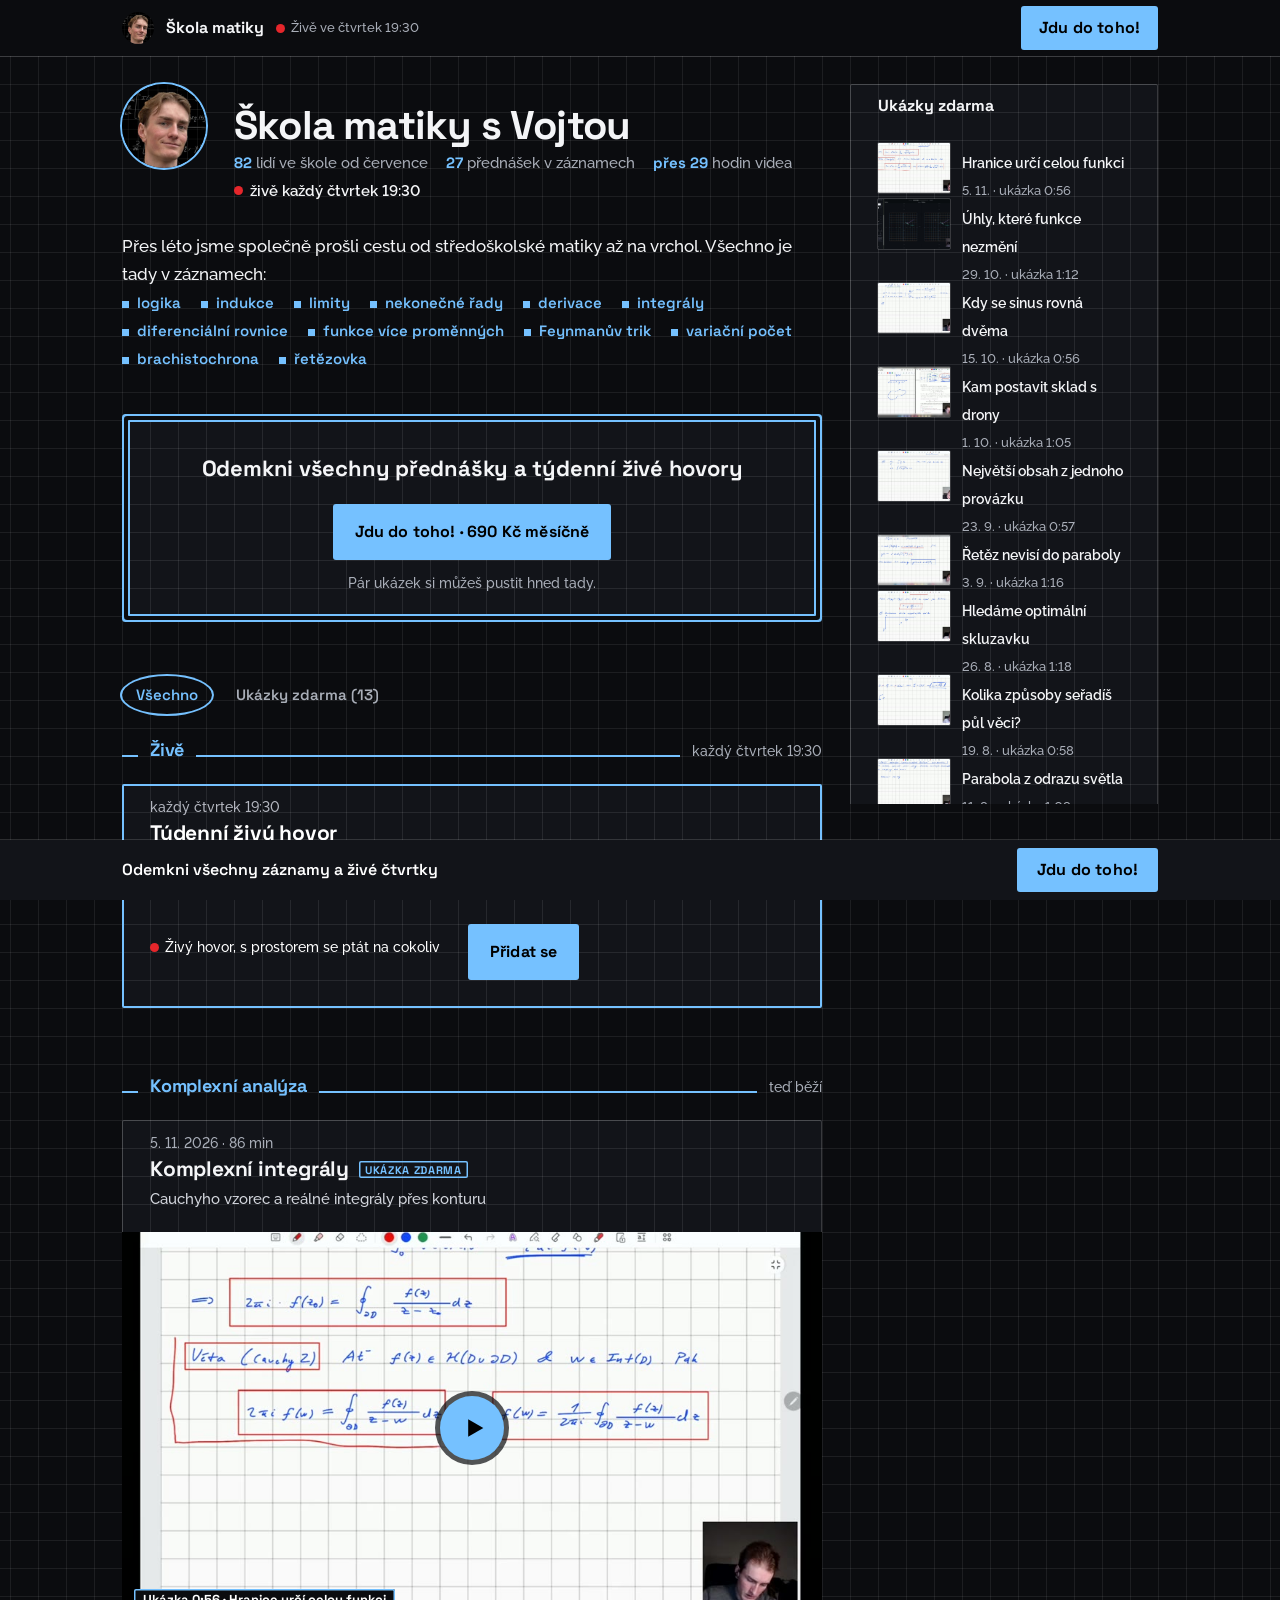
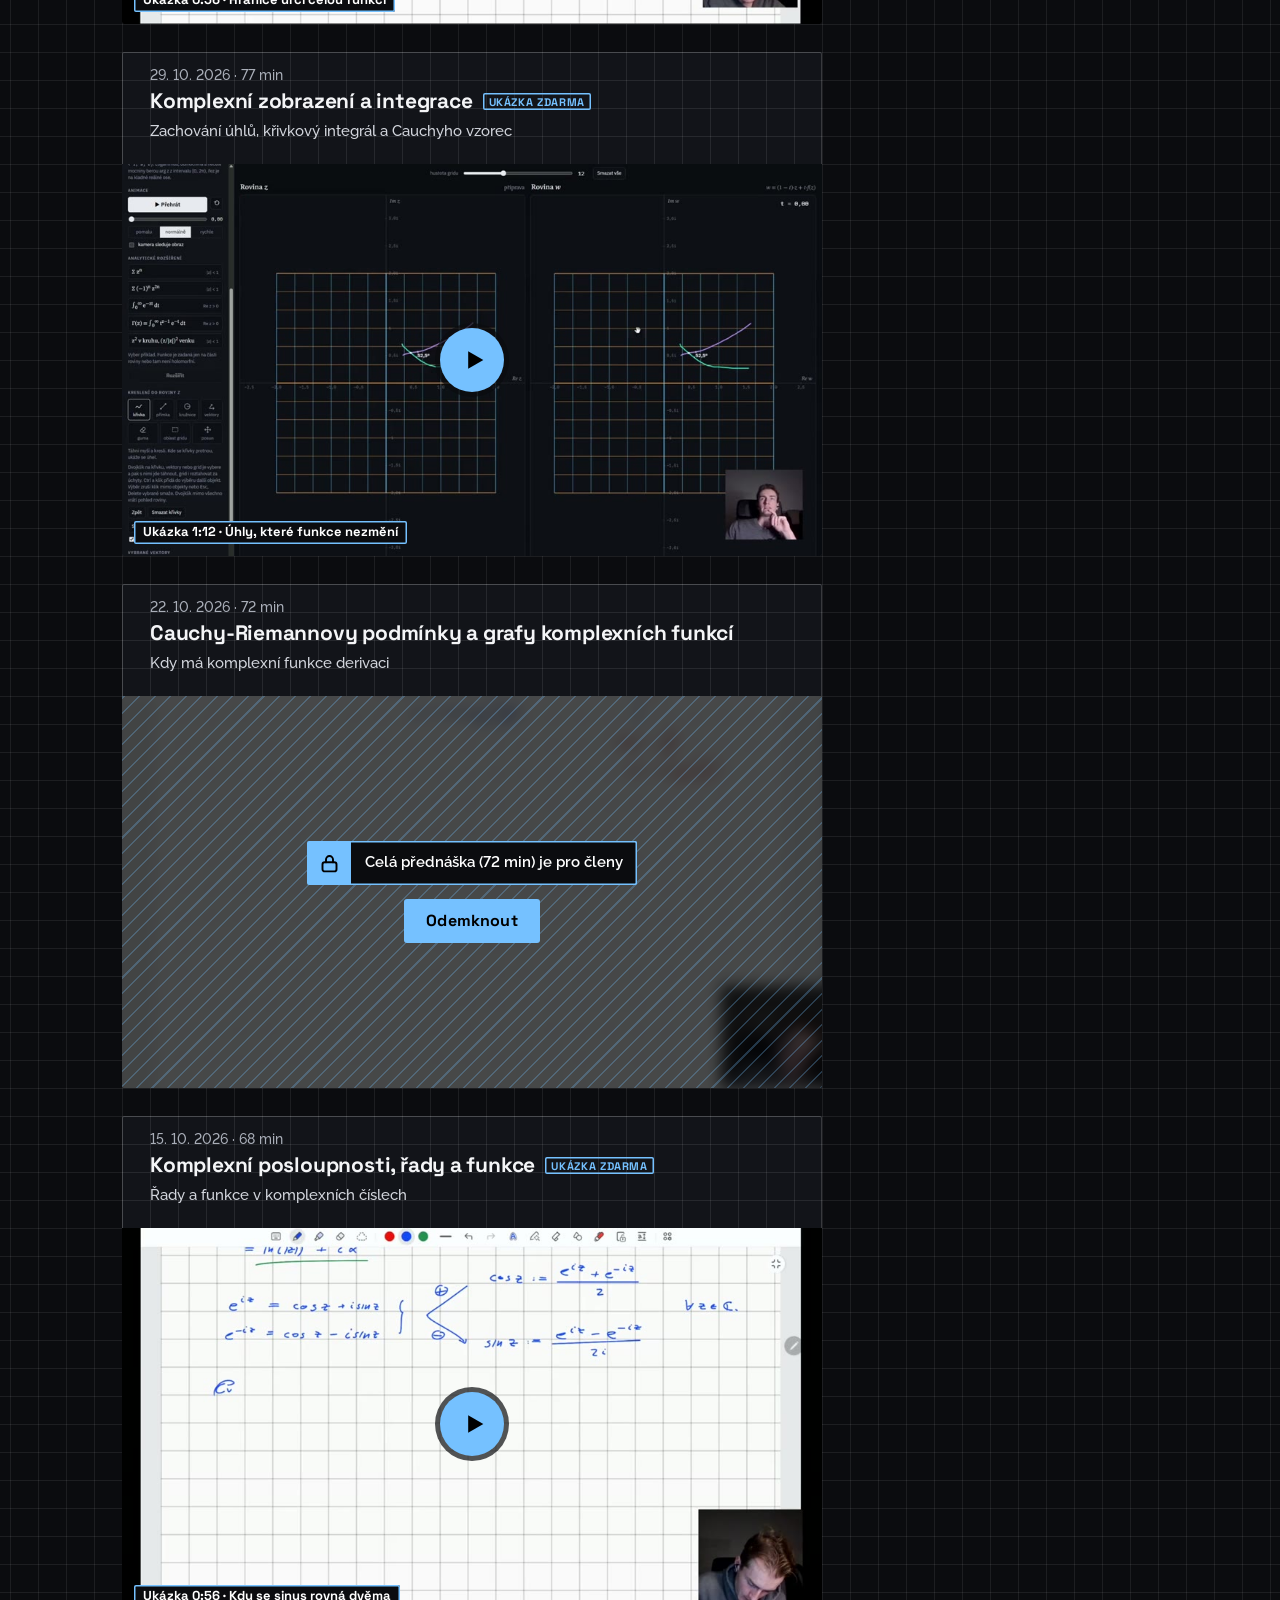
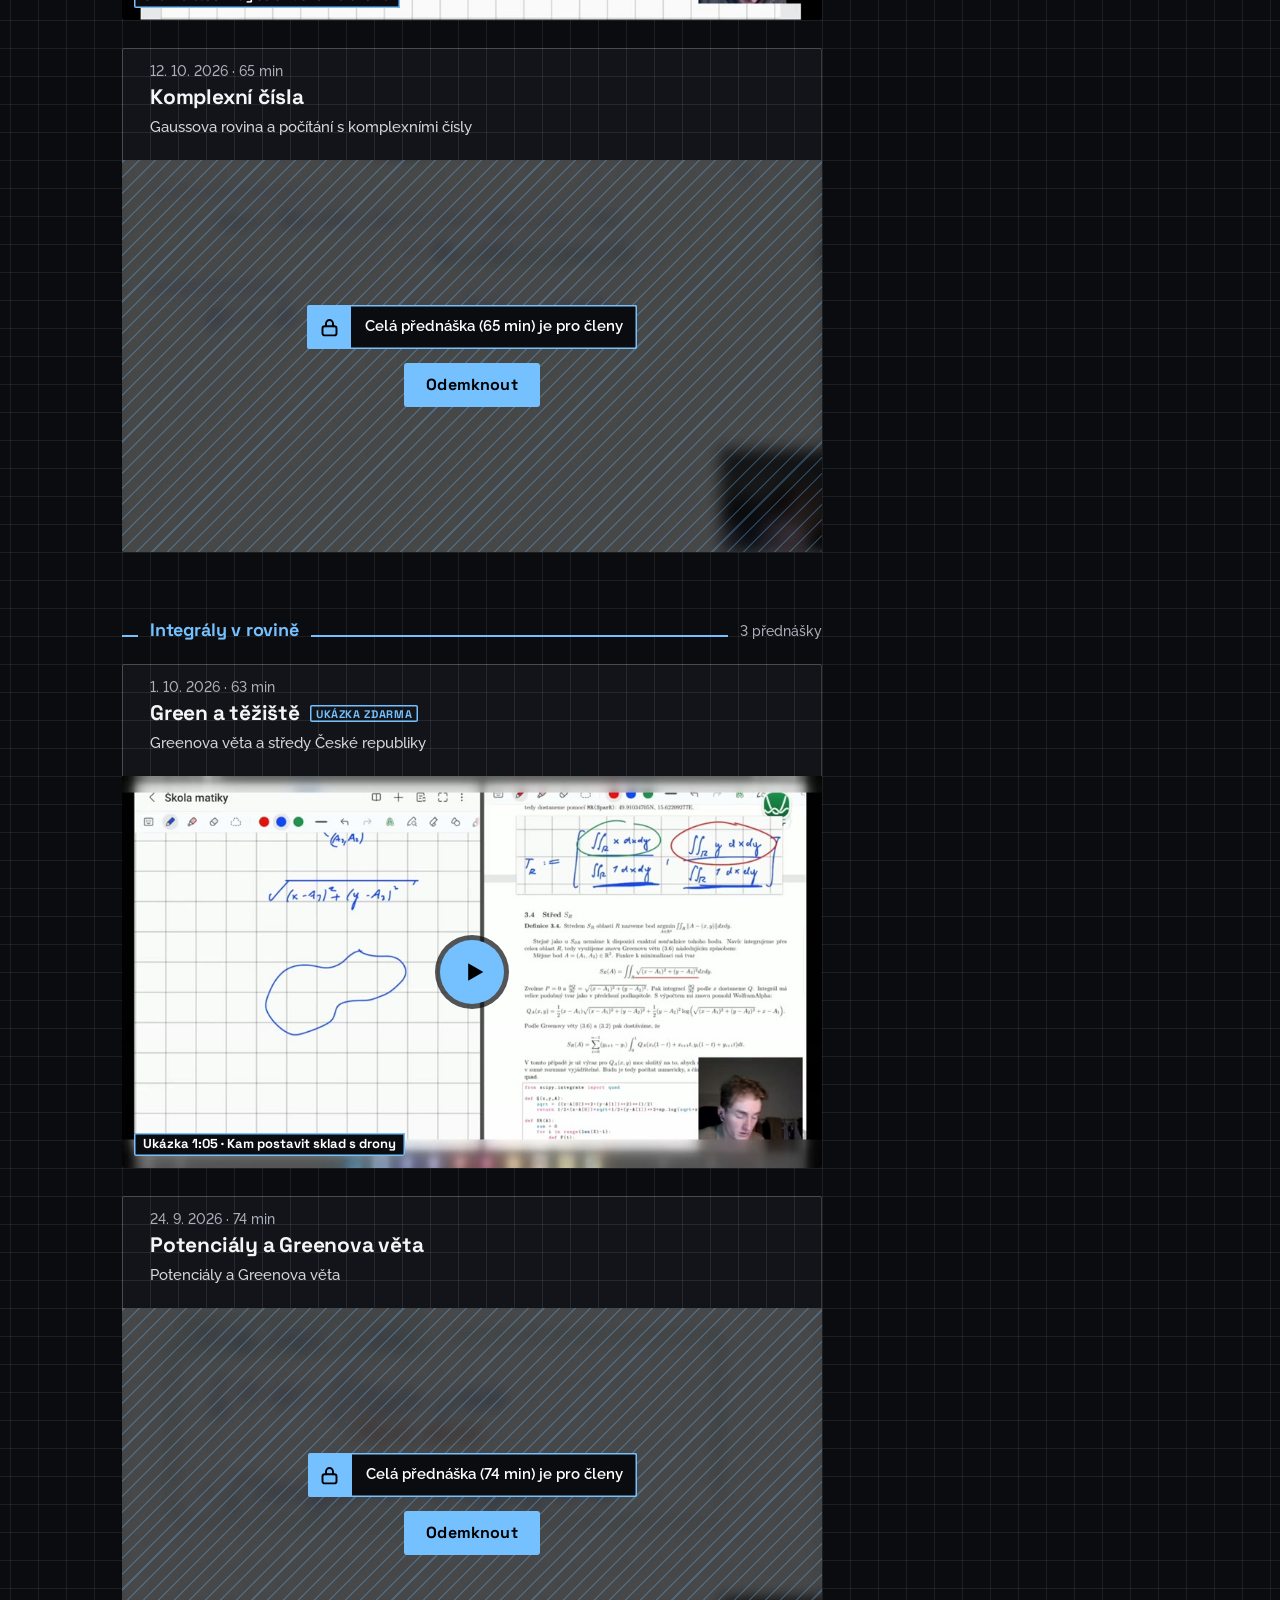
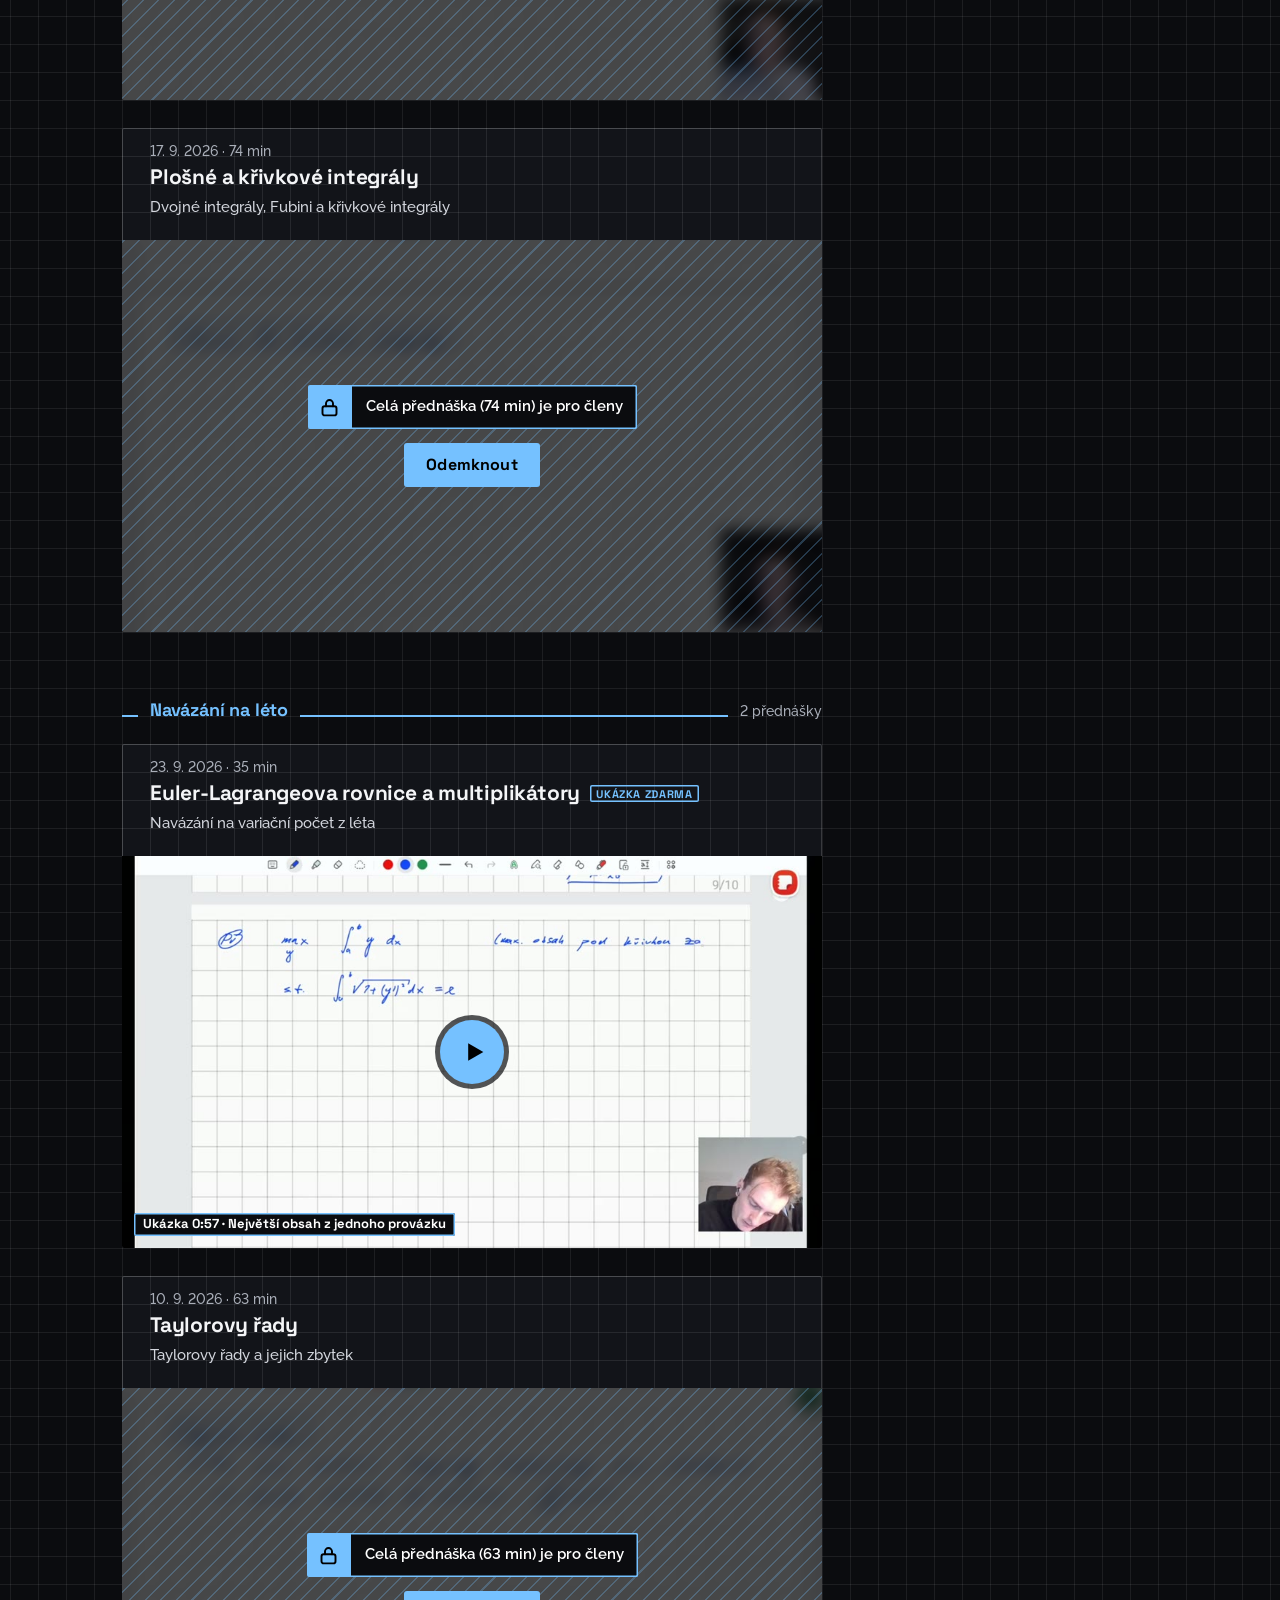
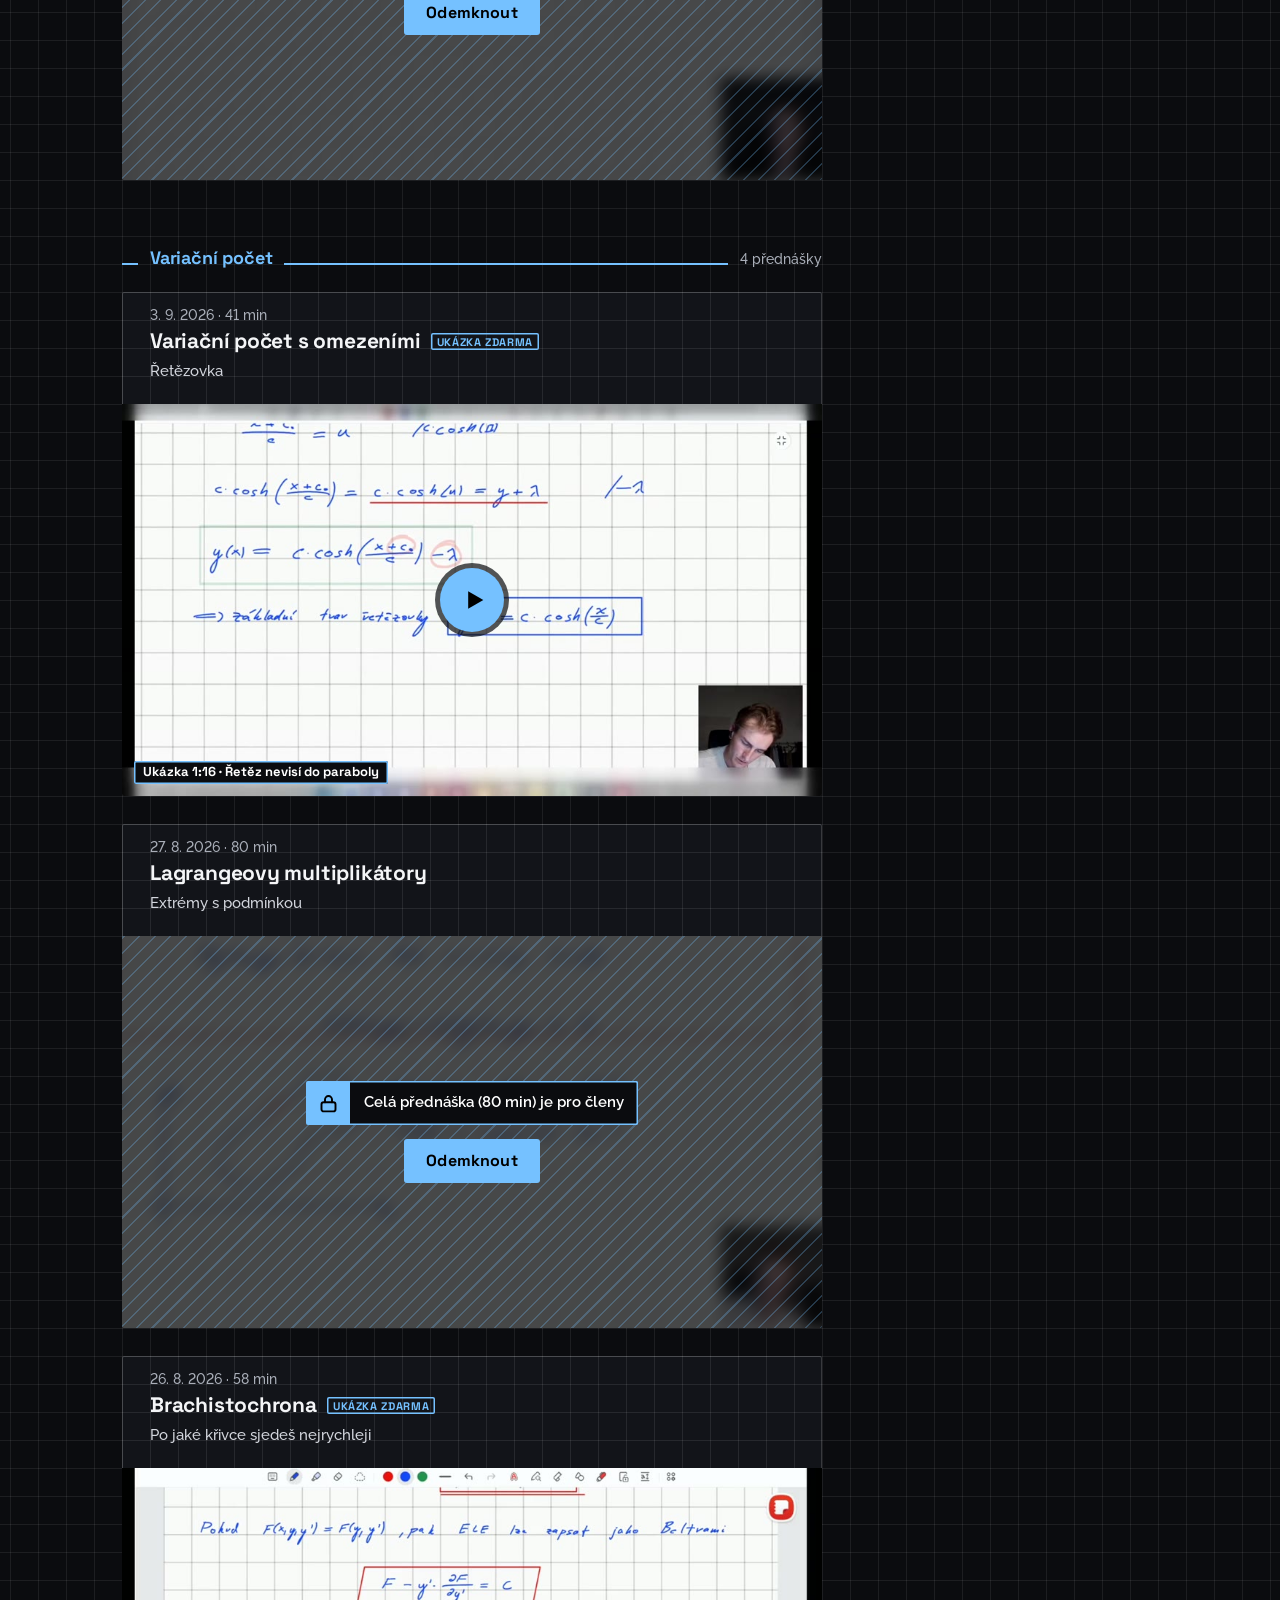
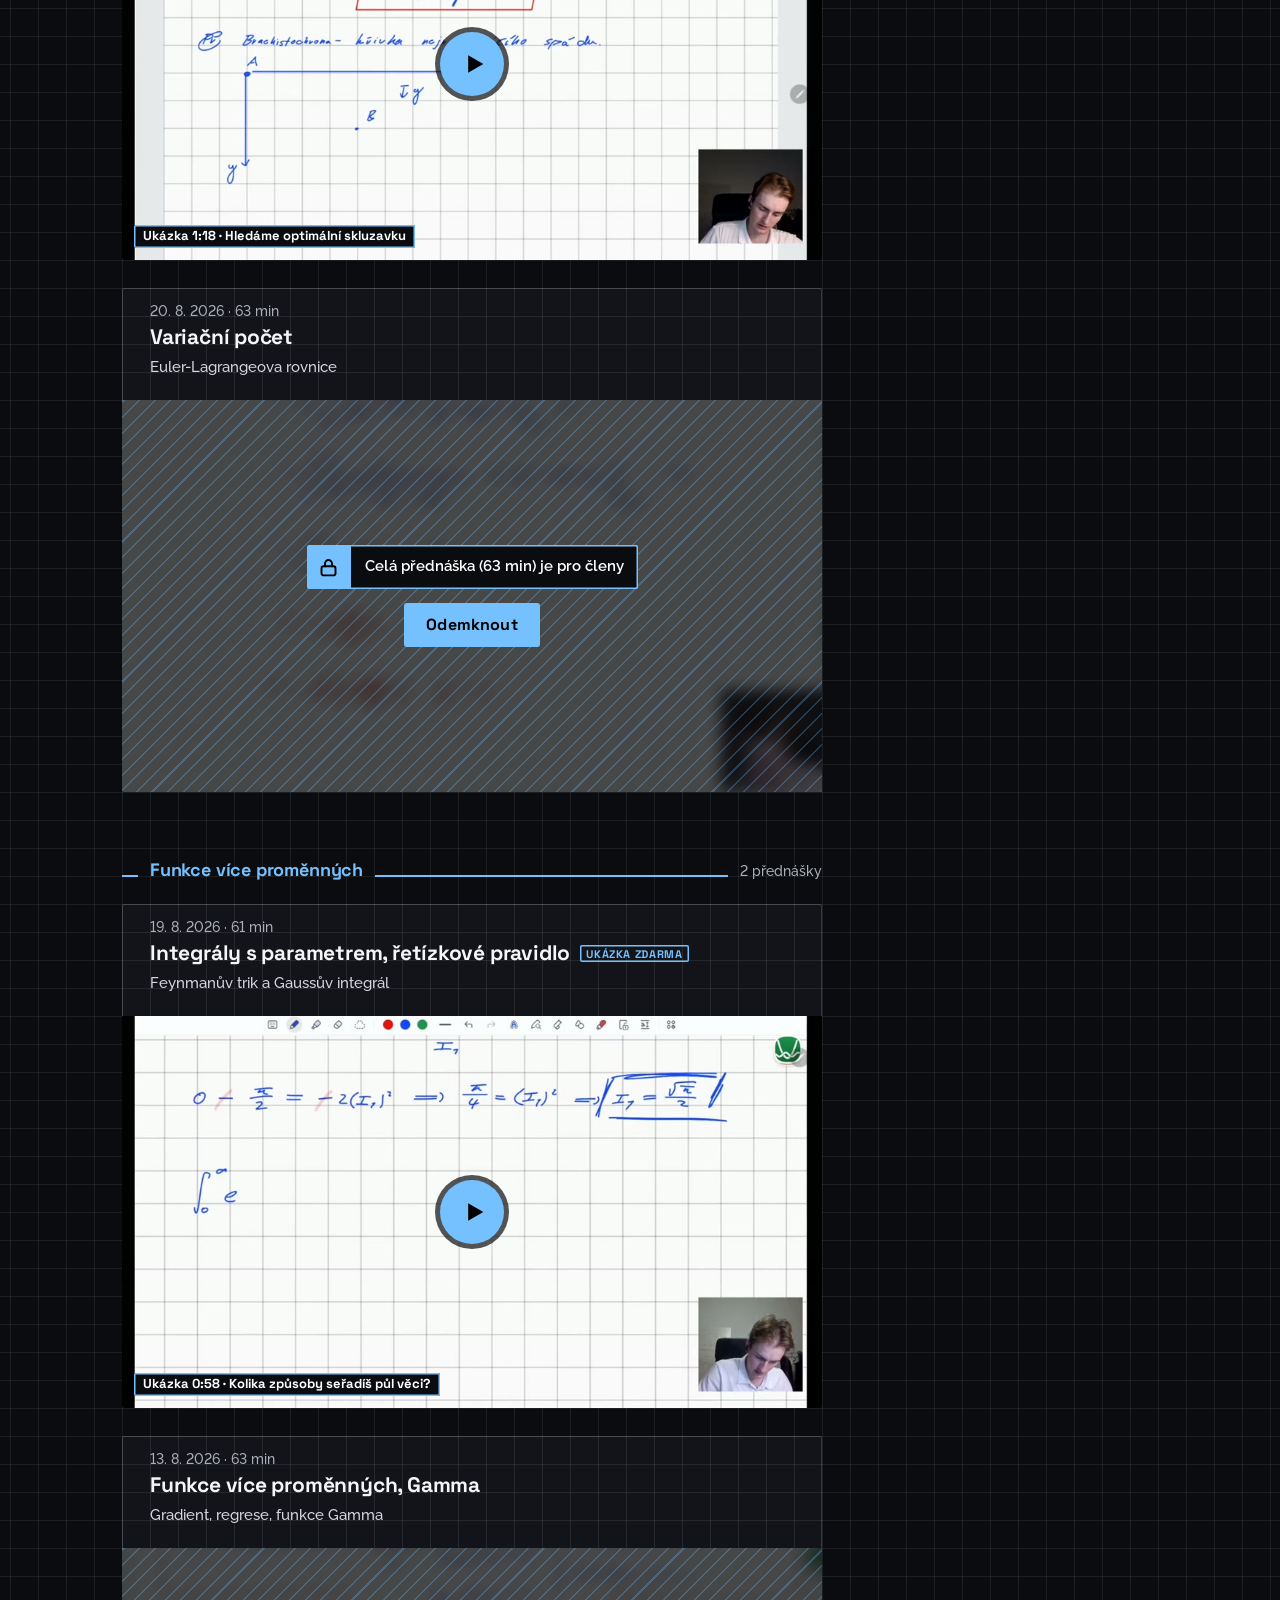
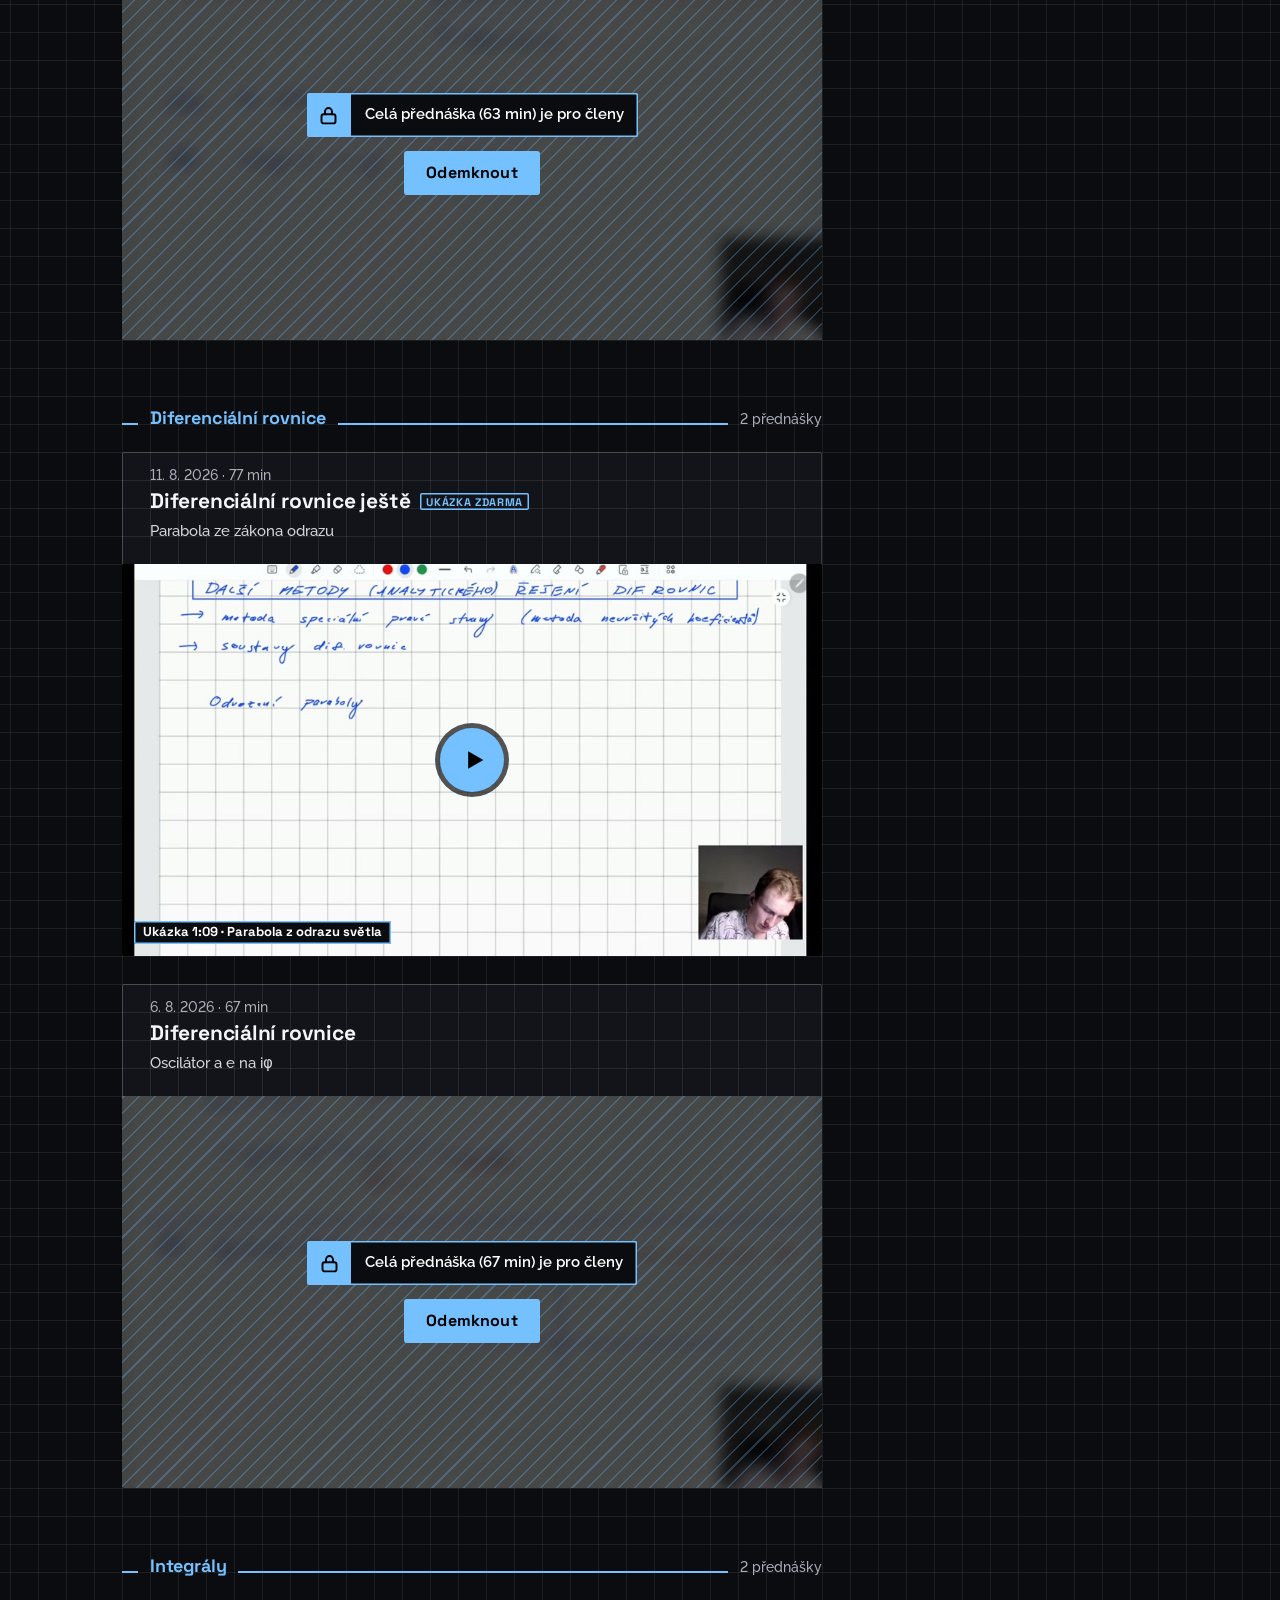
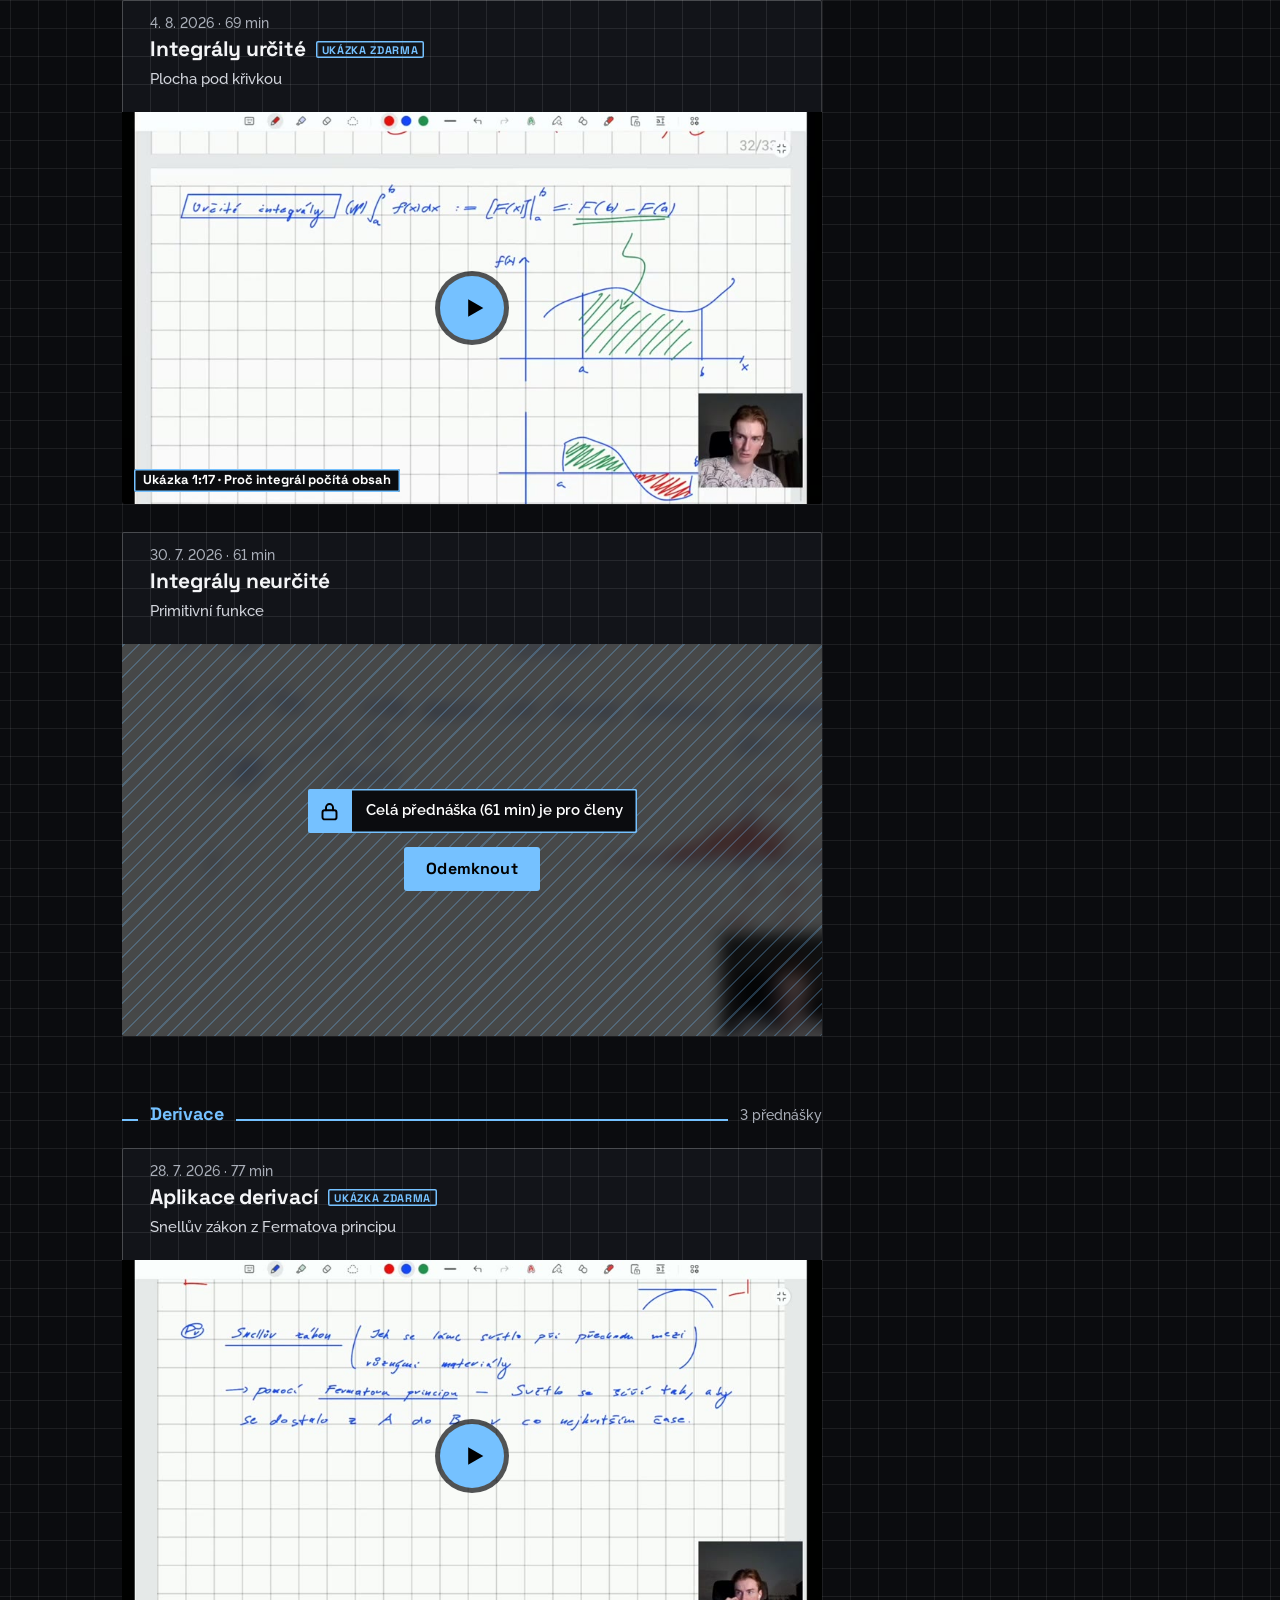
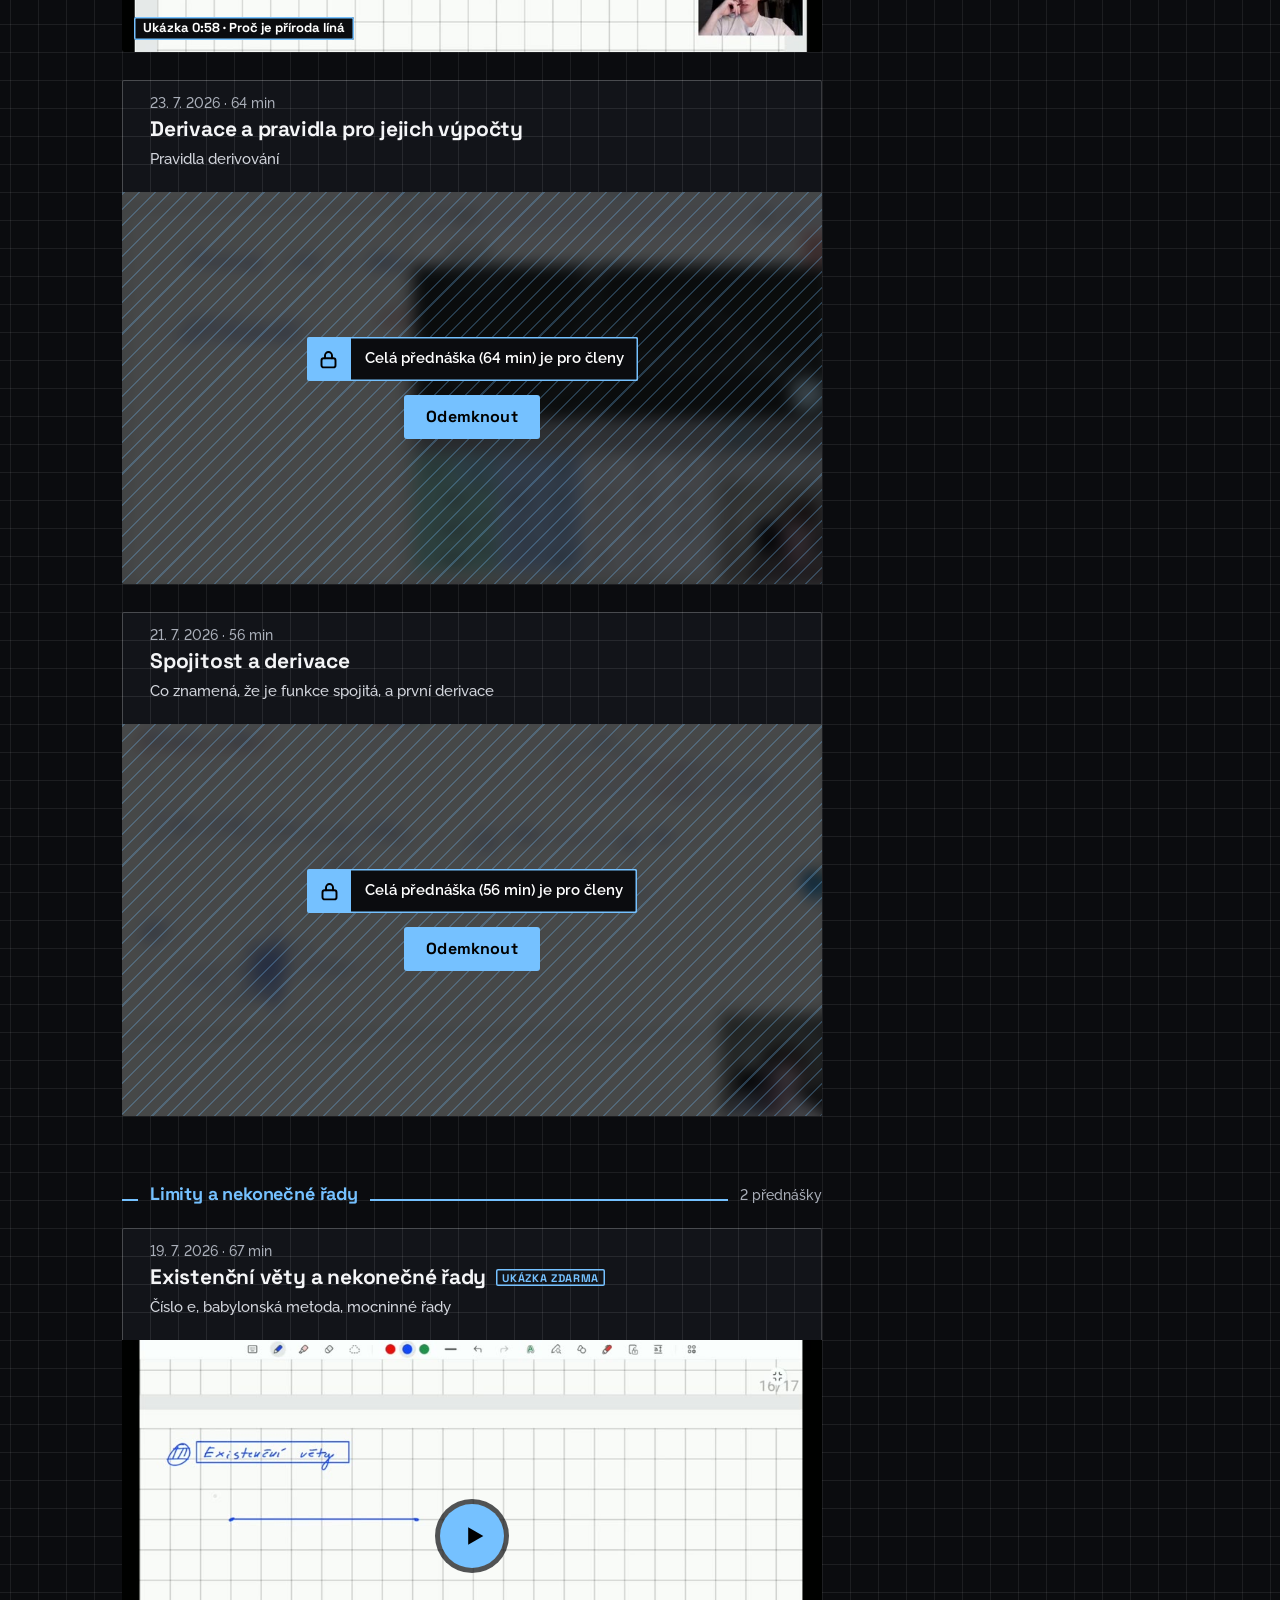
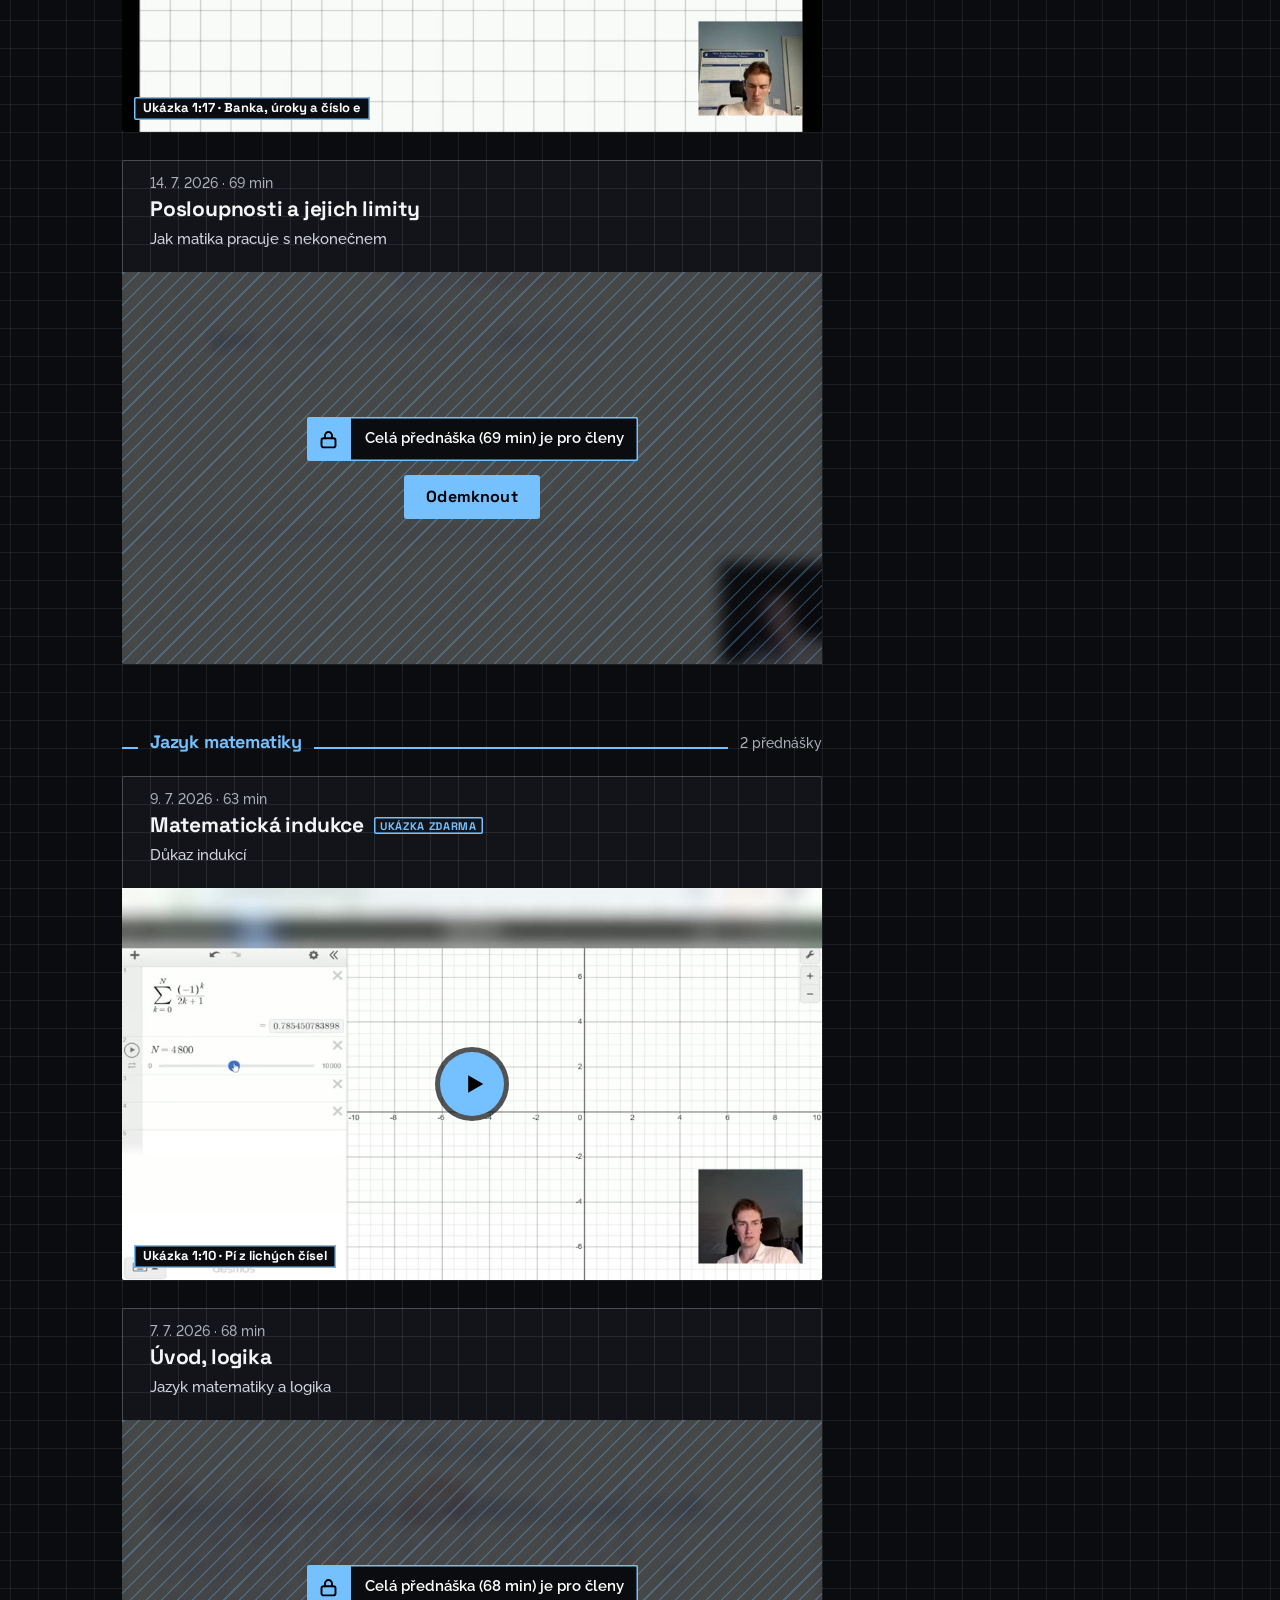
<file: index.html>
<!doctype html>
<html lang="cs">
<head>
<meta charset="utf-8">
<meta name="viewport" content="width=device-width, initial-scale=1">
<title>Škola matiky s Vojtou</title>
<link rel="icon" href="favicon.ico" sizes="any">
<link rel="icon" href="media/favicon-32.png" type="image/png">
<link rel="apple-touch-icon" href="media/apple-touch-icon.png">
<!-- náhled odkazu ve zprávách (WhatsApp, Messenger, IG): Vojtův nadpis, věty z jeho textu, snímek horní části
     stránky bez počtů (ty by v uloženém náhledu zastaraly), 1200×630 -->
<meta name="description" content="Místo, kde matiku vezmeš od začátku a kde u ní zůstaneš. Živě každý čtvrtek od 19:30.">
<meta property="og:type" content="website">
<meta property="og:locale" content="cs_CZ">
<meta property="og:site_name" content="Škola matiky s Vojtou">
<meta property="og:title" content="Baví tě matika, ale pořád nevíš, kde začít?">
<meta property="og:description" content="Místo, kde matiku vezmeš od začátku a kde u ní zůstaneš. Živě každý čtvrtek od 19:30.">
<meta property="og:url" content="https://skola.vojtakloud.com/">
<meta property="og:image" content="https://skola.vojtakloud.com/media/nahled-odkazu.jpg?v=25319fac">
<meta property="og:image:width" content="1200">
<meta property="og:image:height" content="630">
<meta name="twitter:card" content="summary_large_image">
<script>document.documentElement.dataset.design = "k";</script>
<style>
@font-face { font-family: "Space Grotesk"; src: url("fonts/spacegrotesk-wght.ttf") format("truetype"); font-weight: 300 700; }
@font-face { font-family: "Raleway"; src: url("fonts/raleway-latin-ext-wght-normal.woff2") format("woff2"); font-weight: 100 900;
  unicode-range: U+0100-02BA, U+02BD-02C5, U+02C7-02CC, U+02CE-02D7, U+02DD-02FF, U+0304, U+0308, U+0329, U+1D00-1DBF, U+1E00-1E9F, U+1EF2-1EFF, U+2020, U+20A0-20AB, U+20AD-20C0, U+2113, U+2C60-2C7F, U+A720-A7FF; }
@font-face { font-family: "Raleway"; src: url("fonts/raleway-latin-wght-normal.woff2") format("woff2"); font-weight: 100 900;
  unicode-range: U+0000-00FF, U+0131, U+0152-0153, U+02BB-02BC, U+02C6, U+02DA, U+02DC, U+0304, U+0308, U+0329, U+2000-206F, U+20AC, U+2122, U+2191, U+2193, U+2212, U+2215, U+FEFF, U+FFFD; }

:root {
  --bg: #0d0d0f;
  --panel: #17171b;
  --panel-2: #1f1f24;
  --line: #2a2a31;
  --text: #f3f3f5;
  --muted: #9b9ba6;
  --red: #e5262b;
  --red-2: #ff5a3c;
  --radius: 18px;
}
* { box-sizing: border-box; }
html { -webkit-text-size-adjust: 100%; }
body { margin: 0; background: var(--bg); color: var(--text); font-family: "Raleway", system-ui, sans-serif;
  font-size: 16px; line-height: 1.55; padding-bottom: 96px; }
a { color: inherit; }
img { max-width: 100%; display: block; }
button { font: inherit; color: inherit; cursor: pointer; }

.draft { background: #3a2b00; color: #ffd66b; font-size: 13px; text-align: center; padding: 6px 16px; }

.top { position: sticky; top: 0; z-index: 20; background: rgba(13,13,15,.86); backdrop-filter: blur(10px);
  border-bottom: 1px solid var(--line); }
.top-in { max-width: 1080px; margin: 0 auto; padding: 10px 16px; display: flex; align-items: center; gap: 12px; }
.top-in img { width: 32px; height: 32px; border-radius: 50%; }
.top-in strong { font-size: 15px; }
.live { display: inline-flex; align-items: center; gap: 6px; font-size: 13px; color: var(--muted); }
.live::before { content: ""; width: 8px; height: 8px; border-radius: 50%; background: var(--red); box-shadow: 0 0 0 3px rgba(229,38,43,.25); }
.top .btn { margin-left: auto; }

.btn { border: 0; border-radius: 999px; padding: 11px 20px; font-weight: 700; background: var(--text); color: #111;
  text-decoration: none; display: inline-block; white-space: nowrap; }
.btn.red { background: linear-gradient(90deg, var(--red), var(--red-2)); color: #fff; }
.btn.ghost { background: transparent; color: var(--text); border: 1px solid var(--line); }

.wrap { max-width: 1080px; margin: 0 auto; padding: 24px 16px; display: grid; grid-template-columns: minmax(0, 1fr) 320px; gap: 28px; }
@media (max-width: 900px) { .wrap { grid-template-columns: minmax(0, 1fr); } .aside { display: none; } }

.profile { display: flex; gap: 18px; align-items: center; }
.profile img { width: 84px; height: 84px; border-radius: 50%; border: 2px solid var(--line); flex: none; }
.profile h1 { font-size: 26px; line-height: 1.2; margin: 0 0 6px; }
.meta { color: var(--muted); font-size: 14px; display: flex; flex-wrap: wrap; gap: 4px 14px; }
.meta b { color: var(--text); }
.bio { margin: 18px 0 0; }
.bio p { margin: 0 0 10px; }
.bio .q { font-size: 20px; font-weight: 700; }
.chips { display: flex; flex-wrap: wrap; gap: 6px; margin: 14px 0 0; padding: 0; list-style: none; }
.chips li { font-size: 13px; padding: 4px 10px; border-radius: 999px; background: var(--panel-2); color: #d7d7de; }

.unlock { margin: 22px 0; border-radius: var(--radius); padding: 22px; text-align: center;
  background: linear-gradient(120deg, #b3121a 0%, #e5262b 45%, #ff7a3c 100%); }
.unlock p { margin: 0 0 14px; font-weight: 600; font-size: 17px; }
.unlock .btn { background: rgba(255,255,255,.92); color: #8f0f15; }
.unlock small { display: block; margin-top: 10px; opacity: .85; font-size: 13px; }

.tabs { display: flex; gap: 8px; margin: 0 0 16px; }
.tabs button { border: 1px solid var(--line); background: var(--panel); border-radius: 999px; padding: 7px 14px; font-size: 14px; }
.tabs button[aria-pressed="true"] { background: var(--text); color: #111; border-color: var(--text); }

.post { background: var(--panel); border: 1px solid var(--line); border-radius: var(--radius); overflow: hidden; margin: 0 0 18px; }
.post-head { padding: 14px 16px 10px; }
.post-head .date { color: var(--muted); font-size: 13px; }
.post-head h2 { font-size: 19px; line-height: 1.3; margin: 2px 0 4px; }
.post-head .topics { color: #c9c9d1; font-size: 14px; margin: 0; }
.badge { display: inline-block; font-size: 12px; font-weight: 700; padding: 2px 8px; border-radius: 999px; margin-left: 6px; vertical-align: 2px; }
.badge.free { background: rgba(255,90,60,.16); color: #ff8a6b; }
.badge.start { background: rgba(255,255,255,.1); color: #e6e6ea; }

.media { position: relative; aspect-ratio: 16 / 9; background: #000; overflow: hidden; }
.media img, .media video { width: 100%; height: 100%; object-fit: cover; }
.media.locked img { filter: blur(16px) brightness(.55) saturate(.6); transform: scale(1.12); }
.lockbox { position: absolute; inset: 0; display: grid; place-content: center; justify-items: center; gap: 10px; text-align: center; padding: 16px; }
.lockbox .ico { width: 54px; height: 54px; border-radius: 14px; background: rgba(255,255,255,.92); display: grid; place-items: center; }
.lockbox .ico svg { width: 26px; height: 26px; }
.lockbox span { font-size: 14px; color: #e9e9ee; }
.lockbox button { margin-top: 2px; }
.play { position: absolute; inset: 0; border: 0; background: linear-gradient(0deg, rgba(0,0,0,.55), rgba(0,0,0,0) 55%); display: grid; place-items: center; }
.play .ico { width: 70px; height: 70px; border-radius: 50%; background: rgba(255,255,255,.95); display: grid; place-items: center; box-shadow: 0 8px 30px rgba(0,0,0,.4); }
.play .ico svg { width: 28px; height: 28px; margin-left: 4px; }
.play .len { position: absolute; left: 14px; bottom: 12px; font-size: 13px; font-weight: 700; background: rgba(0,0,0,.6); padding: 3px 8px; border-radius: 8px; }
/* vlastní přehrávač ukázek (bez Stáhnout); akcent přes --vp-accent, výchozí světle modrá z obchodu */
.vp { position: absolute; left: 0; right: 0; bottom: 0; z-index: 2; display: flex; align-items: center; gap: 8px;
  padding: 28px 10px 8px; background: linear-gradient(0deg, rgba(0,0,0,.72), rgba(0,0,0,0)); color: #fff;
  opacity: 0; transition: opacity .2s; pointer-events: none; }
.media.vp-show .vp, .media.vp-paused .vp { opacity: 1; pointer-events: auto; }
.media.vp-on video { cursor: pointer; }
/* ukázka z Vimea: přehrávač bez vlastních ovládacích prvků, kliknutí chytá průhledná vrstva nad ním */
.media iframe { position: absolute; inset: 0; width: 100%; height: 100%; border: 0; }
.vp-hit { position: absolute; inset: 0; z-index: 1; cursor: pointer; }
.vp-hit[hidden] { display: none; }
.vp-tap { position: absolute; left: 50%; top: 50%; z-index: 1; transform: translate(-50%, -50%); padding: 8px 14px; border-radius: 8px;
  background: rgba(0,0,0,.7); color: #fff; font-size: 14px; font-weight: 700; pointer-events: none; }
.vp-btn { border: 0; background: none; color: #fff; width: 40px; height: 40px; display: grid; place-items: center; padding: 0; flex: none; border-radius: 3px; }
.vp-btn svg { width: 22px; height: 22px; fill: currentColor; }
.vp-btn:hover { background: rgba(255,255,255,.12); }
.vp-btn:focus-visible, .vp-bar:focus-visible { outline: 2px solid var(--vp-accent, #75c1ff); outline-offset: 2px; }
.vp-bar { flex: 1; height: 24px; position: relative; cursor: pointer; touch-action: none; }
.vp-bar::before { content: ""; position: absolute; left: 0; right: 0; top: 50%; height: 3px; margin-top: -1.5px; background: rgba(255,255,255,.3); }
.vp-fill { position: absolute; left: 0; top: 50%; height: 3px; margin-top: -1.5px; width: 0; background: var(--vp-accent, #75c1ff); }
.vp-fill::after { content: ""; position: absolute; right: -6px; top: -4.5px; width: 12px; height: 12px; border-radius: 50%; background: var(--vp-accent, #75c1ff); }
.vp-time { font-size: 13px; font-variant-numeric: tabular-nums; white-space: nowrap; padding: 0 4px; }
.media:fullscreen { aspect-ratio: auto; background: #000; }
.media:fullscreen video { object-fit: contain; }
.media:fullscreen iframe { height: 100%; }
@media (max-width: 520px) { .vp-time { display: none; } .vp { gap: 4px; } }
.end.on { z-index: 3; }
.end { position: absolute; inset: 0; background: rgba(10,10,12,.88); display: none; place-content: center; justify-items: center; text-align: center; gap: 10px; padding: 20px; }
.end.on { display: grid; }
.end p { margin: 0; max-width: 420px; }
.end .big { font-size: 20px; font-weight: 700; }
.end .row { display: flex; gap: 8px; flex-wrap: wrap; justify-content: center; margin-top: 6px; }
.divider { display: flex; align-items: center; gap: 12px; margin: 30px 0 14px; }
.divider::before, .divider::after { content: ""; height: 1px; background: var(--line); flex: 1; }
.divider::before { flex: 0 0 18px; }
.divider span { font-weight: 800; font-size: 15px; letter-spacing: .02em; }
.divider small { color: var(--muted); font-size: 13px; order: 3; }
.divider::after { order: 2; }
#feed > .divider:first-child { margin-top: 4px; }
.post.now { border-color: rgba(229,38,43,.45); background: linear-gradient(180deg, rgba(229,38,43,.10), var(--panel) 70%); }
.now-cta { display: flex; align-items: center; gap: 12px; padding: 0 16px 16px; flex-wrap: wrap; }
.now-cta .live { color: #e6e6ea; }
.missing { position: absolute; left: 12px; top: 12px; font-size: 12px; background: #3a2b00; color: #ffd66b; padding: 3px 8px; border-radius: 8px; }

.aside .box { background: var(--panel); border: 1px solid var(--line); border-radius: var(--radius); padding: 16px; margin: 0 0 16px; }
.aside h3 { margin: 0 0 12px; font-size: 16px; }
.aside .sticky { position: sticky; top: 76px; max-height: calc(100vh - 180px); overflow: auto; scrollbar-width: thin; }
.mini { display: flex; gap: 10px; align-items: center; padding: 6px 0; text-decoration: none; }
.mini img { width: 96px; aspect-ratio: 16/9; object-fit: cover; border-radius: 10px; flex: none; }
.mini span { font-size: 14px; line-height: 1.3; }
.mini small { display: block; color: var(--muted); font-size: 12px; }
.livebox p { margin: 0 0 8px; color: #d7d7de; font-size: 14px; }

.section { margin: 34px 0 0; }
.section h2 { font-size: 22px; margin: 0 0 14px; }
.section ul { padding-left: 20px; margin: 0; }
.section li { margin: 0 0 6px; }
.section img { border-radius: 14px; }
details { background: var(--panel); border: 1px solid var(--line); border-radius: 14px; padding: 12px 16px; margin: 0 0 10px; }
summary { font-weight: 700; cursor: pointer; }
details p { margin: 8px 0 2px; color: #d7d7de; }
.final { text-align: center; background: var(--panel); border: 1px solid var(--line); border-radius: var(--radius); padding: 26px 20px; }
.final p { max-width: 520px; margin: 0 auto 16px; }

.bar { position: fixed; left: 0; right: 0; bottom: 0; z-index: 30; padding: 10px 16px calc(10px + env(safe-area-inset-bottom)); }
.bar-in { max-width: 1080px; margin: 0 auto; border-radius: 16px; padding: 10px 12px 10px 18px; display: flex; align-items: center; gap: 12px;
  background: linear-gradient(120deg, #b3121a, #e5262b 50%, #ff7a3c); box-shadow: 0 10px 40px rgba(0,0,0,.5); }
.bar-in p { margin: 0; font-weight: 600; font-size: 15px; line-height: 1.3; }
.bar-in .btn { margin-left: auto; background: rgba(255,255,255,.94); color: #8f0f15; }
@media (max-width: 520px) {
  .bar-in p { font-size: 13px; } .bar-in .btn { padding: 10px 14px; }
  .top-in .live { display: none; } .top-in strong { white-space: nowrap; }
  .profile { gap: 14px; } .profile img { width: 64px; height: 64px; } .profile h1 { font-size: 22px; }
  .meta { gap: 2px 10px; font-size: 13px; }
}

.modal { position: fixed; inset: 0; z-index: 50; background: rgba(0,0,0,.7); display: none; place-items: center; padding: 16px; }
.modal.on { display: grid; }
.sheet { background: var(--panel); border: 1px solid var(--line); border-radius: 22px; width: min(460px, 100%); max-height: 92vh; overflow: auto; padding: 22px; position: relative; }
.sheet h2 { margin: 0 0 4px; font-size: 22px; }
.sheet .price { font-size: 15px; color: var(--muted); margin: 0 0 14px; }
.sheet .price b { color: var(--text); font-size: 22px; }
.sheet ul { padding-left: 20px; margin: 0 0 16px; }
.embed { border: 1px dashed #6b5a22; border-radius: 14px; padding: 18px; text-align: center; color: #ffd66b; background: #1d1806; font-size: 14px; margin: 0 0 12px; }
.fallback { margin: 0; text-align: center; font-size: 13px; color: var(--muted); }
/* vložená platba: box bez rámečku, barvy formuláře přes proměnné Flixy (nastavené ve variantě designu) */
/* .nactena: pokladna z Flixy se vložila (dřív .live, ta ale přidávala červenou tečku „živě“) */
.embed.nactena { border: 0; outline: 0; padding: 0; background: none; text-align: left; color: inherit; }
[data-flixy-checkout] { --flixy-checkout-font-family: "Raleway", system-ui, sans-serif; }
.fallback a { color: inherit; text-decoration: underline; }
.close { position: absolute; right: 12px; top: 10px; border: 0; background: transparent; font-size: 26px; color: var(--muted); }
.sheet .btn { width: 100%; text-align: center; }
[data-shot] .draft { display: none; }


</style>
<link rel="stylesheet" href="design-k.css?v=bc5b0088">
</head>
<body>


<header class="top">
  <div class="top-in">
    <img src="media/avatar.jpg" alt="">
    <strong>Škola matiky</strong>
    <span class="live">Živě ve čtvrtek 19:30</span>
    <button class="btn red" data-join>Jdu do toho!</button>
  </div>
</header>

<div class="wrap">
  <main>
    <section class="profile">
      <img src="media/avatar.jpg" alt="Vojta Kloud">
      <div>
        <h1>Škola matiky s Vojtou</h1>
        <div class="meta">
          <span><b id="n-members">82</b> <span id="l-members">lidí ve škole od července</span></span>
          <span><b id="n-lessons">24</b> přednášek v záznamech</span>
          <span><b id="n-hours">přes 21</b> hodin videa</span>
          <span>živě každý čtvrtek 19:30</span>
        </div>
      </div>
    </section>

    <!-- Nahoře jen krátký popis jako u profilu na HeroHero; dlouhý text (otázka a proč škola vznikla) je pod příspěvky. -->
    <div class="bio">
      <p>Přes léto jsme společně prošli cestu od středoškolské matiky až na vrchol. Všechno je tady v záznamech:</p>
      <ul class="chips" id="chips"></ul>
    </div>

    <div class="unlock">
      <p>Odemkni všechny přednášky a týdenní živé hovory</p>
      <button class="btn" data-join>Jdu do toho! · 690 Kč měsíčně</button>
      <small>Pár ukázek si můžeš pustit hned tady.</small>
    </div>

    <div class="tabs" role="group" aria-label="Filtr">
      <button aria-pressed="true" data-filter="all" id="tab-all">Všechno</button>
      <button aria-pressed="false" data-filter="free" id="tab-free">Ukázky zdarma</button>
    </div>

    <div id="feed"></div>

    <section class="section about">
      <h2>Baví tě matika, ale pořád nevíš, kde začít?</h2>
      <p>Skoro každý druhý vzkaz, co mi přijde, je jedna a ta samá věta. Do jedné zprávy se celá cesta nevejde a odkaz na náhodné video tě nikam nedovede. Tak jsem postavil místo, kde matiku vezmeš od začátku a kde u ní zůstaneš.</p>
    </section>

    <section class="section">
      <h2>💬 Co říkají lidi, co léto prošli</h2>
      <img src="media/recenze-skola-dark.png" alt="Zprávy od lidí, co prošli letní školu">
    </section>

    <section class="section">
      <h2>👋 Ahoj, jsem Vojta</h2>
      <img src="media/proof-dark.png" alt="">
      <p>Hodně matiky jsem se naučil sám. Ale to nejcennější vždycky přišlo ve chvíli, kdy mi někdo zkušenější ukázal, kam se vůbec dívat a čemu stojí za to věnovat čas. Měl jsem svoje mentory a vím, jak strašně to celou cestu zkrátí. Přesně tím chci být pro tebe.</p>
      <ul>
        <li>V sedmnácti jsem se s prací o optimalizaci délky křivek v rovině dostal na Intel ISEF.</li>
        <li>Na mezinárodní soutěži BYSCC jsem získal zlatou medaili.</li>
        <li>Sleduje mě přes 15 000 lidí a prošlo mi rukama přes 200 studentů.</li>
      </ul>
    </section>

    <section class="section">
      <h2>Sedneme si, pokud…</h2>
      <ul>
        <li>tě matika baví a chceš víc, než ti dává škola.</li>
        <li>jsi na střední, na vejšce, nebo se k matice vracíš jen tak pro radost.</li>
        <li>zajímají tě hlavně myšlenky za matikou a chceš rozumět tomu, proč věci fungují.</li>
      </ul>
    </section>

    <section class="section">
      <h2>Časté otázky</h2>
      <details><summary>Stíhám to, i když nemůžu na živé přednášky?</summary>
        <p>V pohodě. Ze všeho je záznam, který ti zůstává, dokud jsi členem. Takže lekce projedeš, kdy se ti to hodí. Živě je to lepší kvůli otázkám, ale není to podmínka.</p></details>
      <details><summary>Je to pro mě, i když nejsem na střední?</summary>
        <p>Jo. Začínáme od základů a jdeme po myšlenkách, takže to sedne studentovi i dospělému, co si chce matiku konečně užít. Stačí, že tě to baví. Na věku ani titulu nezáleží.</p></details>
      <details><summary>Zvládnu to, když mi to ve škole nikdy moc nešlo?</summary>
        <p>Právě pro tebe to je. Stavíme na pochopení a vždycky začínáme tak nízko, aby se chytil opravdu každý. Biflení vzorců u mě nečekej.</p></details>
      <details><summary>Nebyl jsem u letní školy. Nebudu pozadu?</summary>
        <p>Nebudeš. Celý letní oblouk od základů po variační počet máš v záznamech hned po vstupu. Projedeš ho svým tempem a naživo naskočíš do tématu, které zrovna jede.</p></details>
    </section>

    <section class="section final">
      <h2>Tak co, jdeš do toho?</h2>
      <p>Matika tě baví. Zbývá jediné. Někdo, kdo tě jí provede od začátku, pěkně po pořádku a tak, aby ti dávala smysl. Uvnitř na tebe čeká celá letní škola v záznamech a každý týden živý hovor.</p>
      <button class="btn red" data-join>Jdu do toho!</button>
    </section>
  </main>

  <aside class="aside">
    <div class="sticky">
      <div class="box">
        <h3>Ukázky zdarma</h3>
        <div id="minis"></div>
      </div>
      <div class="box livebox">
        <h3><span class="live" style="color:var(--text);font-size:16px">Živě každý čtvrtek</span></h3>
        <p>19:30, s prostorem se ptát na cokoliv. Ze všeho je záznam.</p>
        <button class="btn ghost" data-join>Přidat se</button>
      </div>
    </div>
  </aside>
</div>

<div class="bar">
  <div class="bar-in">
    <p>Odemkni všechny záznamy a živé čtvrtky</p>
    <button class="btn" data-join>Jdu do toho!</button>
  </div>
</div>

<div class="modal" id="modal" role="dialog" aria-modal="true" aria-labelledby="m-title">
  <div class="sheet">
    <button class="close" aria-label="Zavřít" data-close>×</button>
    <h2 id="m-title">Přihlaš se do školy matiky!</h2>
    <p class="price"><b>690 Kč</b> měsíčně</p>
    <ul>
      <li>Týdenní živé hovory, s prostorem se ptát na cokoliv.</li>
      <li>Ze všeho je záznam, který ti zůstává, dokud jsi členem.</li>
      <li>Celá letní škola v záznamech hned po vstupu. Od základů po variační počet.</li>
    </ul>
    <div class="embed"><span class="embed-msg">Sem přijde vložená platba z Flixy.</span><div class="embed-mount"></div></div>
    <p class="fallback">Platba se nenačetla? <a id="flixy-link" target="_blank" rel="noopener">Otevři ji na Flixy</a></p>
  </div>
</div>

<script src="data.js?v=84610218"></script>
<script>
const thumb = n => n.startsWith("p") ? `media/snimky/podzim-${n.slice(1)}.jpg` : `media/snimky/lekce-${n}.jpg`;
for (const [n, p] of Object.entries(PREVIEWS)) LESSONS[n].preview = p;

// Počty do hlavičky profilu se počítají z dat, ať sedí i po přidání přednášky.
const lessonCount = Object.keys(LESSONS).length;
const hours = Math.floor(Object.values(LESSONS).reduce((a, l) => a + (l.min || 0), 0) / 60);

const ICON_LOCK = '<svg viewBox="0 0 24 24" fill="none" stroke="#111" stroke-width="2.2" stroke-linecap="round" stroke-linejoin="round"><rect x="4" y="10.5" width="16" height="10.5" rx="2.5"/><path d="M8 10.5V7.5a4 4 0 0 1 8 0v3"/></svg>';
const ICON_PLAY = '<svg viewBox="0 0 24 24"><path d="M7 4.5v15l13-7.5z" fill="#111"/></svg>';

const $ = (s, el = document) => el.querySelector(s);
const feed = $("#feed"), minis = $("#minis"), chips = $("#chips");

// Měření (24. 10. 2026): návštěva, otevření platby, nákup a chyba platby se značkou z odkazu (?z=st2610) jdou do listu
// Návštěvy v tabulce „Přístupy ke kurzům (automatika)“ (MERENI v data.js). Bez cookies a bez úložiště v prohlížeči:
// posílá se jen značka, doména, odkud člověk přišel, aplikace (IG, TikTok…) a mobil nebo počítač. Každá událost nejvýš
// jednou za načtení stránky. Lokální náhled, jiná adresa a roboti nic neposílají.
const mereni = (() => {
  const q = new URLSearchParams(location.search), ua = navigator.userAgent;
  const cista = s => String(s || "").toLowerCase().normalize("NFD").replace(/[^a-z0-9-]/g, "").slice(0, 16);
  const znacka = cista(q.get("z")) || (q.get("utm_source") ? cista("utm-" + q.get("utm_source")) : "");
  let odkud = "";
  try { const r = new URL(document.referrer); if (r.hostname !== location.hostname) odkud = r.hostname; } catch (e) {}
  const app = /Instagram/.test(ua) ? "ig" : /musical_ly|TikTok|Bytedance/i.test(ua) ? "tt"
    : /Messenger|Orca-Android/.test(ua) ? "ms" : /FBAN|FBAV|FB_IAB/.test(ua) ? "fb" : "";
  const M = typeof MERENI === "object" ? MERENI : {};
  const zap = M.url && location.hostname === M.host && !navigator.webdriver
    && !/bot|crawl|spider|headless|lighthouse|preview/i.test(ua);
  const poslano = {};
  const jednou = (u, navic) => {
    if (!zap || poslano[u]) return;
    poslano[u] = true;
    const p = new URLSearchParams(Object.assign({ u, z: znacka, o: odkud, a: app, m: /Mobi|Android|iPhone|iPad/.test(ua) ? "mobil" : "pc" }, navic));
    // keepalive: událost odejde, i když člověk stránku hned zavře
    try { fetch(M.url + "?" + p, { credentials: "omit", keepalive: true, mode: "no-cors", cache: "no-store" }).catch(() => {}); } catch (e) {}
  };
  // Nákup zapisuje děkovací stránka (30. 10. 2026: první skutečný nákup 28. 10. se odsud těsně před přesměrováním
  // nezapsal). Sem se jen poskládá její adresa se značkou, doménou a částkou; jinou adresu nechá být.
  const kDekujeme = (url, cena) => {
    if (typeof url !== "string" || !url) url = "dekujeme.html";
    try {
      const u = new URL(url, location.href);
      if (u.hostname !== location.hostname) return url;
      if (znacka) u.searchParams.set("z", znacka);
      if (odkud) u.searchParams.set("o", odkud);
      if (Number.isFinite(cena)) u.searchParams.set("c", cena);
      return u.href;
    } catch (e) { return url; }
  };
  // návštěva jen při novém načtení (ne obnovení, ne krok zpět) a až když je stránka opravdu vidět
  const nav = performance.getEntriesByType("navigation")[0];
  if (!nav || nav.type === "navigate") {
    const vidim = () => { if (document.visibilityState !== "visible") return;
      document.removeEventListener("visibilitychange", vidim); jednou("navsteva"); };
    document.addEventListener("visibilitychange", vidim); vidim();
  }
  return { platba: () => jednou("platba"), chyba: () => jednou("chyba"), kDekujeme };
})();

// Počet lidí: nejdřív záloha z data.js, pak živá čísla z automatiky (bez cookies, bez osobních údajů).
function showMembers(m) {
  const useActive = MEMBERS.show === "active" || (MEMBERS.show === "auto" && m.active >= MEMBERS.activeFrom);
  $("#n-members").textContent = useActive ? m.active : m.total;
  $("#l-members").textContent = useActive ? MEMBERS.labelActive : MEMBERS.labelTotal;
}
showMembers(MEMBERS);
if (MEMBERS.url) fetch(MEMBERS.url, { credentials: "omit" }).then(r => r.json())
  .then(m => { if (Number.isFinite(m.total) && Number.isFinite(m.active) && m.total > 0) showMembers(m); }).catch(() => {});
$("#n-lessons").textContent = lessonCount; $("#n-hours").textContent = `přes ${hours}`;
chips.innerHTML = CHIPS.map(c => `<li>${c}</li>`).join("");

function postHTML(n) {
  const l = LESSONS[n];
  const badge = l.preview ? '<span class="badge free">Ukázka zdarma</span>' : '';
  const head = `<div class="post-head"><div class="date">${l.date} ${l.year || 2026}${l.min ? " · " + l.min + " min" : ""}</div><h2>${l.title}${badge}</h2><p class="topics">${l.topics}</p></div>`;
  const img = thumb(n);
  if (l.preview) {
    const p = l.preview, poster = p.file ? `media/ukazky/${p.file}.jpg` : img;
    return `<article class="post" data-free id="p-${n}">${head}
      <div class="media" data-n="${n}">
        <img src="${poster}" alt="">
        <button class="play" data-play="${n}" aria-label="Pustit ukázku"><span class="ico">${ICON_PLAY}</span><span class="len">Ukázka ${p.len}${p.title ? " · " + p.title : ""}</span></button>
        <div class="end"><p class="big">Tohle byla minuta z ${l.min}.</p><p>Celá přednáška je ve škole, i se všemi ostatními.</p>
          <div class="row"><button class="btn red" data-join>Chci vidět celou</button><button class="btn ghost" data-replay="${n}">Pustit znovu</button></div></div>
      </div></article>`;
  }
  return `<article class="post" id="p-${n}">${head}
    <div class="media locked"><img src="${img}" alt="" loading="lazy">
      <div class="lockbox"><div class="ico">${ICON_LOCK}</div><span>Celá přednáška${l.min ? " (" + l.min + " min)" : ""} je pro členy</span><button class="btn" data-join>Odemknout</button></div>
    </div></article>`;
}
const divider = (title, count) => `<div class="divider" data-sec><span>${title}</span><small>${count}</small></div>`;
const plural = k => k === 1 ? "přednáška" : k < 5 ? "přednášky" : "přednášek";

feed.innerHTML =
  divider("Živě", "každý čtvrtek 19:30") +
  `<article class="post now"><div class="post-head"><div class="date">každý čtvrtek 19:30</div><h2>Týdenní živý hovor</h2>
    <p class="topics">Teď jedeme komplexní analýzu: svět, ve kterém poznáš celou funkci pohledem do jediného bodu.</p></div>
    <div class="now-cta"><span class="live">Živý hovor, s prostorem se ptát na cokoliv</span><button class="btn red" data-join>Přidat se</button></div></article>` +
  SECTIONS.map(s => divider(s.title, s.note || `${s.lessons.length} ${plural(s.lessons.length)}`) + s.lessons.map(postHTML).join("")).join("") +
  divider("Úvodní lekce", "začni tady") +
  `<article class="post" id="p-uvod"><div class="post-head"><div class="date">hned po vstupu</div><h2>Úvodní lekce<span class="badge start">Začni tady</span></h2>
    <p class="topics">Množiny, mocniny, logaritmy, funkce, trigonometrie a parametrické křivky</p></div>
    <div class="media locked"><img src="media/snimky/lekce-01.jpg" alt="" loading="lazy">
      <div class="lockbox"><div class="ico">${ICON_LOCK}</div><span>Základy, na kterých letní škola stojí</span><button class="btn" data-join>Odemknout</button></div></div></article>`;

const previewIds = SECTIONS.flatMap(s => s.lessons).filter(n => LESSONS[n].preview);
$("#tab-free").textContent = `Ukázky zdarma (${previewIds.length})`;
minis.innerHTML = previewIds.map(n => { const l = LESSONS[n];
  const p = l.preview, src = p.file ? `media/ukazky/${p.file}.jpg` : thumb(n);
  return `<a class="mini" href="#p-${n}"><img src="${src}" alt=""><span>${p.title || l.title}<small>${l.date} · ukázka ${p.len}</small></span></a>`; }).join("");

// Ovládání ukázky: přehrát/pauza, časová osa (klik i tažení), čas, zvuk, celá obrazovka. Lišta se při přehrávání
// po chvíli schová a vrátí se pohybem myši nebo dotykem; v pauze je vidět pořád.
const ICON_PAUSE = '<svg viewBox="0 0 24 24"><path d="M7 5h3.5v14H7zM13.5 5H17v14h-3.5z"/></svg>';
const ICON_PLAY_S = '<svg viewBox="0 0 24 24"><path d="M8 5v14l11-7z"/></svg>';
const ICON_SOUND = '<svg viewBox="0 0 24 24"><path d="M4 9v6h4l5 4V5L8 9z"/><path d="M16 8.5a5 5 0 0 1 0 7M18.5 6a8.5 8.5 0 0 1 0 12" fill="none" stroke="currentColor" stroke-width="1.8" stroke-linecap="round"/></svg>';
const ICON_MUTE = '<svg viewBox="0 0 24 24"><path d="M4 9v6h4l5 4V5L8 9z"/><path d="M16.5 9.5l5 5M21.5 9.5l-5 5" fill="none" stroke="currentColor" stroke-width="1.8" stroke-linecap="round"/></svg>';
const ICON_FULL = '<svg viewBox="0 0 24 24"><path d="M4 9V4h5M15 4h5v5M20 15v5h-5M9 20H4v-5" fill="none" stroke="currentColor" stroke-width="2" stroke-linecap="round"/></svg>';
const fmt = s => { s = Math.max(0, Math.floor(s || 0)); return Math.floor(s / 60) + ":" + String(s % 60).padStart(2, "0"); };

// Lišta pracuje s „médiem“ m: lokální video (videoMedia) nebo Vimeo (vimeoMedia), obojí má stejné rozhraní:
// paused, time, duration, muted, play(), pause(), seek(t), setMuted(b), fullscreen(), exitFullscreen(), on(událost, fn).
function buildPlayer(box, m) {
  box.classList.add("vp-on");
  box.insertAdjacentHTML("beforeend", `<div class="vp">
    <button class="vp-btn vp-toggle" aria-label="Pozastavit">${ICON_PAUSE}</button>
    <div class="vp-bar" role="slider" tabindex="0" aria-label="Posun v ukázce" aria-valuemin="0" aria-valuemax="100" aria-valuenow="0"><div class="vp-fill"></div></div>
    <span class="vp-time">0:00 / 0:00</span>
    <button class="vp-btn vp-mute" aria-label="Vypnout zvuk">${ICON_SOUND}</button>
    <button class="vp-btn vp-full" aria-label="Celá obrazovka">${ICON_FULL}</button></div>`);
  const ui = box.querySelector(".vp"), tog = ui.querySelector(".vp-toggle"), bar = ui.querySelector(".vp-bar"),
    fill = ui.querySelector(".vp-fill"), time = ui.querySelector(".vp-time"), mute = ui.querySelector(".vp-mute");
  const sync = () => { const d = m.duration, t = m.time;
    fill.style.width = d ? (t / d * 100) + "%" : "0"; time.textContent = fmt(t) + " / " + fmt(d);
    bar.setAttribute("aria-valuenow", d ? Math.round(t / d * 100) : 0); };
  const state = () => { tog.innerHTML = m.paused ? ICON_PLAY_S : ICON_PAUSE;
    tog.setAttribute("aria-label", m.paused ? "Přehrát" : "Pozastavit"); box.classList.toggle("vp-paused", m.paused); };
  const muteIcon = () => { mute.innerHTML = m.muted ? ICON_MUTE : ICON_SOUND;
    mute.setAttribute("aria-label", m.muted ? "Zapnout zvuk" : "Vypnout zvuk"); };
  let hideT, quiet = false;  // quiet: prohlížeč pustil jen ztlumeně, první klepnutí zapne zvuk
  const wake = () => { box.classList.add("vp-show"); clearTimeout(hideT);
    hideT = setTimeout(() => { if (!m.paused) box.classList.remove("vp-show"); }, 2200); };
  const sound = () => { quiet = false; box.querySelector(".vp-tap")?.remove(); m.setMuted(false); };
  const toggle = () => { if (quiet) return sound(); m.paused ? m.play() : m.pause(); };
  m.on("time", sync); m.on("ready", () => { sync(); muteIcon(); });
  m.on("play", () => { state(); wake(); });
  m.on("pause", () => { state(); box.classList.add("vp-show"); });
  m.on("muted", muteIcon);
  m.on("blocked", () => { quiet = true; muteIcon();
    if (!box.querySelector(".vp-tap")) box.insertAdjacentHTML("beforeend", '<span class="vp-tap">Klepni pro zvuk</span>'); });
  (box.querySelector(".vp-hit") || m.el).addEventListener("click", toggle);
  box.addEventListener("pointermove", wake); box.addEventListener("touchstart", wake, { passive: true });
  tog.addEventListener("click", toggle);
  mute.addEventListener("click", () => quiet ? sound() : m.setMuted(!m.muted));
  ui.querySelector(".vp-full").addEventListener("click", () => {
    if (document.fullscreenElement) return document.exitFullscreen();
    if (box.requestFullscreen) box.requestFullscreen().catch(() => {});
    else m.fullscreen();  // iPhone: jen samotné video
  });
  const seek = e => { const r = bar.getBoundingClientRect(), x = Math.min(Math.max((e.clientX - r.left) / r.width, 0), 1);
    if (m.duration) m.seek(x * m.duration); sync(); wake(); };
  bar.addEventListener("pointerdown", e => { bar.setPointerCapture(e.pointerId); seek(e);
    const mv = ev => seek(ev); bar.addEventListener("pointermove", mv);
    bar.addEventListener("pointerup", () => bar.removeEventListener("pointermove", mv), { once: true }); });
  bar.addEventListener("keydown", e => {
    if (e.key === "ArrowRight") m.seek(Math.min(m.duration, m.time + 5));
    if (e.key === "ArrowLeft") m.seek(Math.max(0, m.time - 5)); sync(); });
  state(); sync();
}

// Lokální soubor media/ukazky/<file>.mp4: kandidát ukázky ke schválení, než jde na Vimeo.
function videoMedia(p) {
  const v = document.createElement("video");
  v.src = `media/ukazky/${p.file}.mp4`; v.poster = `media/ukazky/${p.file}.jpg`;
  // bez vestavěných ovládacích prvků prohlížeče (menu se Stáhnout, rychlostí a obraz v obraze)
  v.controls = false; v.playsInline = true; v.preload = "auto"; v.disablePictureInPicture = true;
  v.setAttribute("controlsList", "nodownload noplaybackrate noremoteplayback");
  v.addEventListener("contextmenu", e => e.preventDefault());
  const ev = { time: "timeupdate", ready: "loadedmetadata", muted: "volumechange" };
  return { el: v, get paused() { return v.paused; }, get time() { return v.currentTime || 0; },
    get duration() { return v.duration || 0; }, get muted() { return v.muted; },
    play: () => v.play().catch(() => {}), pause: () => v.pause(), seek: t => { v.currentTime = t; },
    setMuted: b => { v.muted = b; }, fullscreen: () => v.webkitEnterFullscreen && v.webkitEnterFullscreen(),
    exitFullscreen: () => v.webkitExitFullscreen && v.webkitExitFullscreen(),
    on: (name, fn) => v.addEventListener(ev[name] || name, fn) };
}

// Vimeo: skryté video jen pro vložení na skola.vojtakloud.com (_nastroje/ukazka_na_vimeo.py). dnt=1, takže Vimeo
// nenastavuje cookies ani neměří; controls=0 schová jeho ovládání, lištu kreslí stránka a řídí ho přes Player API.
// Skript Vimea se načte až po prvním kliknutí na Přehrát, do té doby stránka k Vimeu nic neposílá.
let vimeoApi;
const loadVimeo = () => vimeoApi || (vimeoApi = new Promise((ok, fail) => {
  const s = document.createElement("script"); s.src = "https://player.vimeo.com/api/player.js";
  s.onload = () => ok(window.Vimeo); s.onerror = () => { vimeoApi = null; fail(); }; document.head.appendChild(s); }));
function vimeoMedia(p) {
  const f = document.createElement("iframe");
  f.src = `https://player.vimeo.com/video/${p.vimeo}?h=${p.h}&dnt=1&controls=0&autoplay=1&playsinline=1` +
    "&title=0&byline=0&portrait=0&autopause=0&keyboard=0";
  f.allow = "autoplay; fullscreen; picture-in-picture"; f.title = "Ukázka: " + p.title;
  const st = { paused: true, time: 0, duration: 0, muted: false }, hs = {};
  const fire = n => (hs[n] || []).forEach(fn => fn());
  let pl, started = false;
  const m = { el: f, get paused() { return st.paused; }, get time() { return st.time; },
    get duration() { return st.duration; }, get muted() { return st.muted; },
    play: () => { if (pl) pl.play().catch(() => {}); }, pause: () => { if (pl) pl.pause().catch(() => {}); },
    seek: t => { st.time = t; if (pl) pl.setCurrentTime(t).catch(() => {}); },
    // zapnutí zvuku nastaví i hlasitost: Vimeo při ztlumeném startu někdy stáhne hlasitost na 0
    setMuted: b => { if (pl) (b ? pl.setMuted(true) : pl.setMuted(false).then(() => pl.setVolume(1)))
      .then(() => { st.muted = b; fire("muted"); }).catch(() => {}); },
    fullscreen: () => { if (pl) pl.requestFullscreen().catch(() => {}); },
    exitFullscreen: () => { if (pl) pl.exitFullscreen().catch(() => {}); },
    on: (n, fn) => (hs[n] = hs[n] || []).push(fn) };
  loadVimeo().then(V => {
    pl = new V.Player(f);
    pl.on("timeupdate", e => { st.time = e.seconds; st.duration = e.duration; fire("time"); });
    // iPhone: Safari pustí zvuk jen po klepnutí přímo do přehrávače, Vimeo proto začne ztlumeně (ověřil Vojta
    // 23. 10.). Po startu zjistit skutečný stav, zkusit zvuk zapnout, a když to nejde, lišta ukáže „Klepni pro zvuk“.
    const quietCheck = () => Promise.all([pl.getMuted(), pl.getVolume()]).then(([mu, vo]) => mu || vo === 0);
    pl.on("play", () => { const first = !started; started = true; st.paused = false; fire("play");
      if (!first) return;
      quietCheck().then(q => q && pl.setMuted(false).then(() => pl.setVolume(1)).catch(() => {})
        .then(() => new Promise(r => setTimeout(r, 400))).then(quietCheck)
        .then(still => { st.muted = still; fire(still ? "blocked" : "muted"); })).catch(() => {}); });
    pl.on("pause", () => { st.paused = true; fire("pause"); });
    pl.on("ended", () => { st.paused = true; fire("pause"); fire("ended"); });
    pl.on("error", () => fire("error"));
    pl.ready().then(() => pl.getDuration()).then(d => { st.duration = d; fire("ready");
      // autoplay se zvukem prohlížeč někdy nepustí (hlavně iPhone): pak pustit ztlumeně a nabídnout zvuk
      setTimeout(() => { if (started) return;
        pl.play().catch(() => pl.setMuted(true).then(() => { st.muted = true; fire("blocked"); return pl.play(); }).catch(() => {})); }, 1200);
    }).catch(() => fire("error"));
  }).catch(() => fire("error"));
  return m;
}

const players = new Map();
const pauseAll = except => players.forEach((m, k) => { if (k !== except && !m.paused) m.pause(); });
// Nabídka po ukázce i okno s platbou leží mimo prvek na celé obrazovce (na iPhonu je přes celou obrazovku jen
// přehrávač Vimea, na počítači rámeček ukázky a okno platby je jinde), proto se celá obrazovka nejdřív opustí
// (Vojta 30. 10.: po dohrání na celé obrazovce se neukázala možnost platby).
const leaveFullscreen = () => {
  if (document.fullscreenElement) document.exitFullscreen().catch(() => {});
  players.forEach(m => m.exitFullscreen && m.exitFullscreen());
};

function play(n) {
  const box = document.querySelector(`.media[data-n="${n}"]`);
  const missing = t => { if (!box.querySelector(".missing")) box.insertAdjacentHTML("beforeend", `<span class="missing">${t}</span>`); };
  let m = players.get(n);
  box.querySelector(".end").classList.remove("on");
  if (!m) {
    const p = LESSONS[n].preview;
    if (!p.vimeo && !p.file) return missing("Ukázka se ještě vybírá");
    m = p.vimeo ? vimeoMedia(p) : videoMedia(p);
    players.set(n, m);
    m.on("ended", () => { leaveFullscreen(); box.classList.remove("vp-show"); box.querySelector(".end").classList.add("on"); });
    m.on("error", () => missing("Ukázka se nenačetla, zkus to prosím znovu"));
    if (p.vimeo) {
      // náhled zůstane pod přehrávačem, dokud Vimeo nezačne hrát; kliknutí chytá vrstva .vp-hit
      box.prepend(m.el); box.insertAdjacentHTML("beforeend", '<div class="vp-hit"></div>');
      m.on("play", () => box.querySelector(":scope > img")?.remove());
    } else box.querySelector("img").replaceWith(m.el);
    box.querySelector(".play").remove();
    buildPlayer(box, m);
  } else m.seek(0);
  pauseAll(n);
  m.play();
}

const modal = $("#modal");
$("#flixy-link").href = JOIN_URL;

// Vložená platba z Flixy. Skript se načte až po kliknutí na přihlášení, takže kdo se nepřihlašuje, k Flixy ani
// Stripe se nepřipojí. Měření (Meta, GA) je vypnuté: setConsent bez souhlasu. Po zaplacení přesměruje Flixy
// na adresu nastavenou v administraci (děkovací stránka), onSuccess k ní jen přidá značku a částku pro měření.
// Když se platba nenačte, zůstává odkaz na Flixy pod ní.
let checkoutMounted = false;
function mountCheckout() {
  if (!CHECKOUT.enabled || checkoutMounted) return;
  checkoutMounted = true;
  // Pokladna (React) kreslí jen do .embed-mount, na ten nesaháme; hláška je zvlášť v .embed-msg.
  const box = $(".embed"), msg = $(".embed-msg"), target = $(".embed-mount");
  const fail = () => { box.classList.remove("nactena"); target.hidden = true; msg.hidden = false;
    msg.textContent = "Platbu se nepodařilo načíst, pokračuj přes odkaz níž."; mereni.chyba(); };
  msg.textContent = "Načítám platbu…";
  new MutationObserver((_, o) => { if (target.childElementCount && !target.hidden) { msg.hidden = true; box.classList.add("nactena"); o.disconnect(); } })
    .observe(target, { childList: true });
  const go = () => {
    try {
      window.FlixyCheckout.setConsent({ marketing: false, analytics: false });
      // onConversion: Flixy ho zavolá po zaplacení, těsně před onSuccess; poznamená se jen částka. onSuccess dělá
      // totéž co výchozí přesměrování (location.assign), jen na adresu se značkou a částkou.
      let cena;
      window.FlixyCheckout.mount(target, { pageId: CHECKOUT.pageId, locale: "cs", onError: fail,
        onConversion: d => { if (d && d.event === "purchase") cena = Number(d.orderPrice); },
        onSuccess: url => location.assign(mereni.kDekujeme(url, cena)) });
    } catch (e) { fail(); }
  };
  if (window.FlixyCheckout) return go();
  window.addEventListener("flixy-checkout-ready", go, { once: true });
  const s = document.createElement("script");
  s.src = CHECKOUT.script; s.async = true; s.crossOrigin = "anonymous"; s.onerror = fail;
  document.head.appendChild(s);
}
document.addEventListener("click", e => {
  const t = e.target.closest("[data-join],[data-play],[data-replay],[data-close],[data-filter]");
  if (!t) { if (e.target === modal) modal.classList.remove("on"); return; }
  if (t.dataset.play) play(t.dataset.play);
  else if (t.dataset.replay) play(t.dataset.replay);
  else if ("join" in t.dataset) { pauseAll(); leaveFullscreen(); modal.classList.add("on"); mountCheckout(); mereni.platba(); }
  else if ("close" in t.dataset) modal.classList.remove("on");
  else if (t.dataset.filter) {
    const free = t.dataset.filter === "free";
    $("#tab-all").setAttribute("aria-pressed", !free); $("#tab-free").setAttribute("aria-pressed", free);
    document.querySelectorAll(".post").forEach(p => p.style.display = (!free || p.hasAttribute("data-free")) ? "" : "none");
    document.querySelectorAll("[data-sec]").forEach(d => d.style.display = free ? "none" : "");
    // v ukázkách místo sekcí jedna linka nahoře, ať první karta nenaráží na záložky
    $("[data-free-sec]")?.remove();
    const k = previewIds.length;
    if (free) feed.insertAdjacentHTML("afterbegin", divider("Ukázky", `${k} ${k === 1 ? "ukázka" : k < 5 ? "ukázky" : "ukázek"}`).replace("data-sec", "data-free-sec"));
  }
});
document.addEventListener("keydown", e => { if (e.key === "Escape") modal.classList.remove("on"); });
</script>
</body>
</html>
</file>
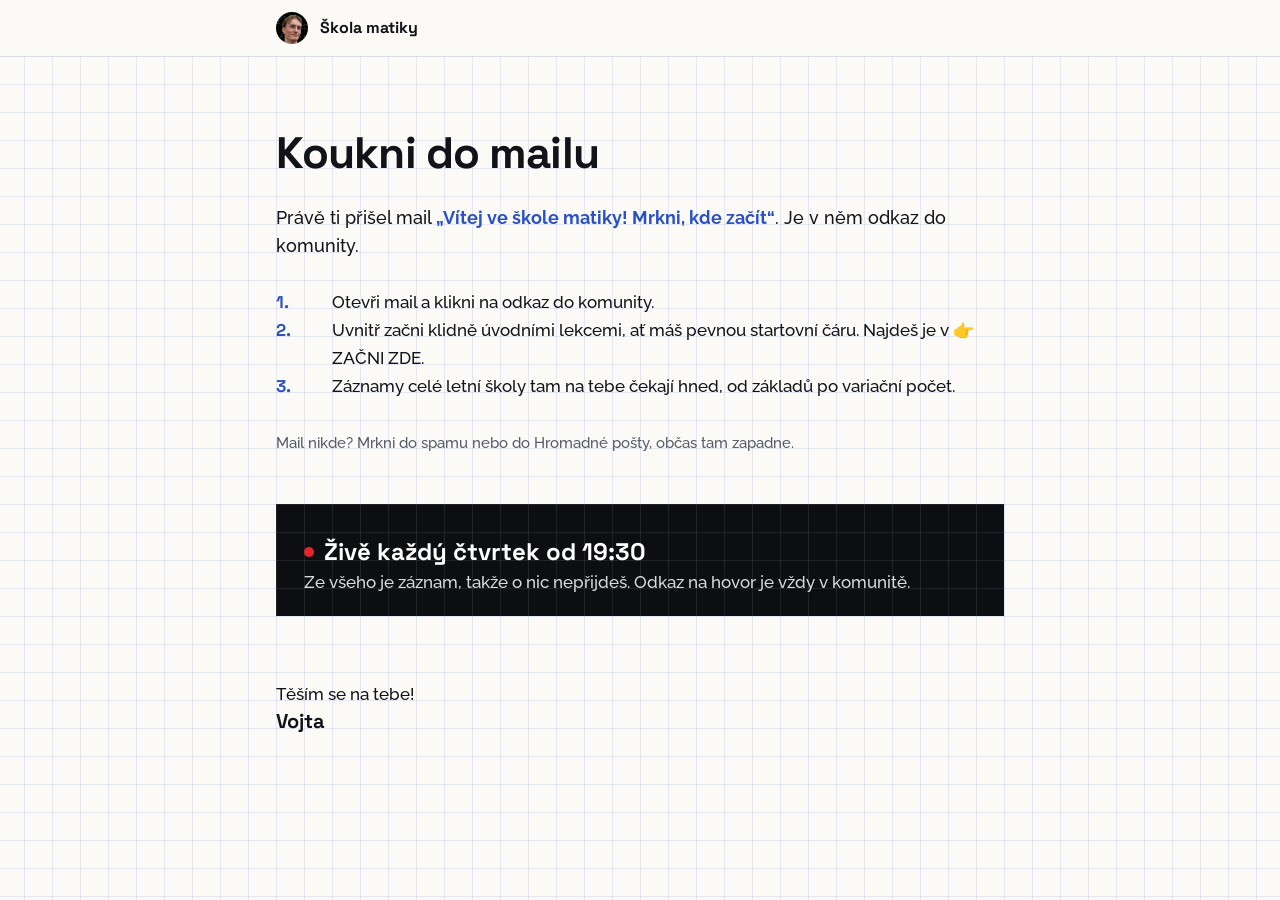
<file: dekujeme.html>
<!doctype html>
<html lang="cs">
<head>
<meta charset="utf-8">
<meta name="viewport" content="width=device-width, initial-scale=1">
<meta name="robots" content="noindex, nofollow">
<title>Koukni do mailu · Škola matiky</title>
<link rel="icon" href="favicon.ico" sizes="any">
<link rel="icon" href="media/favicon-32.png" type="image/png">
<link rel="apple-touch-icon" href="media/apple-touch-icon.png">
<!-- Děkovací stránka po zaplacení: světlá J (papír a inkoust), aby navazovala na komunitu na Flixy, která je světlá.
     Stejná mřížka jako navrhy/design-j.css: čtvereček = výška řádku (28 px, na telefonu 24 px), každý blok začíná na
     lince a má výšku v celých čtverečcích, text se posouvá tak, aby účaří leželo na vodorovné lince. ?shot=1 schová pruh „Návrh“. -->
<style>
@font-face { font-family: "Raleway"; src: url("fonts/raleway-latin-ext-wght-normal.woff2") format("woff2"); font-weight: 100 900;
  unicode-range: U+0100-02BA, U+02BD-02C5, U+02C7-02CC, U+02CE-02D7, U+02DD-02FF, U+0304, U+0308, U+0329, U+1D00-1DBF, U+1E00-1E9F, U+1EF2-1EFF, U+2020, U+20A0-20AB, U+20AD-20C0, U+2113, U+2C60-2C7F, U+A720-A7FF; }
@font-face { font-family: "Raleway"; src: url("fonts/raleway-latin-wght-normal.woff2") format("woff2"); font-weight: 100 900;
  unicode-range: U+0000-00FF, U+0131, U+0152-0153, U+02BB-02BC, U+02C6, U+02DA, U+02DC, U+0304, U+0308, U+0329, U+2000-206F, U+20AC, U+2122, U+2191, U+2193, U+2212, U+2215, U+FEFF, U+FFFD; }
@font-face { font-family: "Space Grotesk"; src: url("fonts/spacegrotesk-wght.ttf") format("truetype"); font-weight: 300 700; }

:root {
  --paper: #fbfaf6; --gridc: rgba(42, 79, 198, .11); --text: #111318; --muted: #555b69; --accent: #2a4fc6;
  --board: #0d0e11; --bgridc: rgba(255, 255, 255, .085); --board-text: #fff; --board-soft: #d9dbe1; --red: #e5262b;
  --g: 28px; --cw: round(down, min(100vw - 32px, 728px), 28px);
  --k-r: .353; --k-sg: .345; --k: var(--k-r); --lh: var(--g);
  --grid: linear-gradient(var(--gridc) 1px, transparent 1px), linear-gradient(90deg, var(--gridc) 1px, transparent 1px);
  --bgrid: linear-gradient(var(--bgridc) 1px, transparent 1px), linear-gradient(90deg, var(--bgridc) 1px, transparent 1px);
}
@media (max-width: 520px) { :root { --g: 24px; --cw: round(down, 100vw - 28px, 24px); } }

* { box-sizing: border-box; }
html { -webkit-text-size-adjust: 100%; }
body { margin: 0; min-height: 100vh; background-color: var(--paper); background-image: var(--grid); background-size: var(--g) var(--g);
  background-position: calc(50% - var(--cw) / 2 + var(--g) / 2) 0;
  color: var(--text); font: 500 17px/var(--g) "Raleway", system-ui, sans-serif; font-variant-numeric: lining-nums; }
h1, h2, p, ol { margin: 0; padding: 0; }

/* jeden posun pro všechen text: účaří na vodorovné lince */
.t { position: relative; top: calc(var(--base, var(--lh)) - var(--lh) / 2 - var(--k) * 1em); line-height: var(--lh); }
.sg { font-family: "Space Grotesk", sans-serif; --k: var(--k-sg); }

.draft { line-height: var(--g); padding: 0 16px; text-align: center; font-size: 13px; background: #fff6cf; color: #5c4600; }
[data-shot] .draft { display: none; }

/* horní lišta: prázdný okraj sešitu bez mřížky, výška dvou čtverečků */
.top { background: var(--paper); box-shadow: 0 1px 0 #d6dbe6; }
.top-in { max-width: var(--cw); margin: 0 auto; height: calc(2 * var(--g)); display: flex; align-items: center; gap: 12px; }
.top-in img { width: 32px; height: 32px; border-radius: 50%; }
.top-in strong { font-family: "Space Grotesk", sans-serif; font-weight: 700; font-size: 16px; }

main { max-width: var(--cw); margin: 0 auto; padding: calc(2 * var(--g)) 0 calc(3 * var(--g)); }
h1 { --lh: calc(2 * var(--g)); font-size: 44px; font-weight: 700; letter-spacing: -.02em; }
@media (max-width: 520px) { h1 { font-size: 36px; } }
.lead { margin-top: var(--g); font-size: 18px; }
.lead b { color: var(--accent); font-weight: 700; }

/* kroky: čísla inkoustem na okraji, jako v sešitě */
ol { list-style: none; margin-top: var(--g); counter-reset: krok; }
ol li { position: relative; padding-left: calc(2 * var(--g)); counter-increment: krok; }
ol li::before { content: counter(krok) "."; position: absolute; left: 0; width: calc(1.5 * var(--g));
  font-family: "Space Grotesk", sans-serif; font-weight: 700; color: var(--accent); }
.note { margin-top: var(--g); color: var(--muted); font-size: 15px; }

/* živý čtvrtek: jediná tmavá tabule se stejnou mřížkou */
.board { margin-top: calc(2 * var(--g)); padding: var(--g); background-color: var(--board); background-image: var(--bgrid);
  background-size: var(--g) var(--g); color: var(--board-text); }
.board h2 { font-size: 24px; font-weight: 700; }
.board h2::before { content: ""; display: inline-block; width: 10px; height: 10px; margin-right: 10px; border-radius: 50%;
  background: var(--red); vertical-align: .12em; }
@media (max-width: 520px) { .board h2 { font-size: 20px; } }
.board p { color: var(--board-soft); }

.sign { margin-top: calc(2 * var(--g)); }
.sign .name { font-family: "Space Grotesk", sans-serif; --k: var(--k-sg); font-weight: 700; font-size: 20px; }
</style>
<script>if (new URLSearchParams(location.search).has("shot")) document.documentElement.dataset.shot = "1";</script>
</head>
<body>

<header class="top">
  <div class="top-in"><img src="media/avatar.jpg" alt=""><strong>Škola matiky</strong></div>
</header>

<main>
  <h1 class="t sg">Koukni do mailu</h1>
  <p class="lead t">Právě ti přišel mail <b>„Vítej ve škole matiky! Mrkni, kde začít“</b>. Je v něm odkaz do komunity.</p>

  <ol>
    <li class="t">Otevři mail a klikni na odkaz do komunity.</li>
    <li class="t">Uvnitř začni klidně úvodními lekcemi, ať máš pevnou startovní čáru. Najdeš je v 👉 ZAČNI ZDE.</li>
    <li class="t">Záznamy celé letní školy tam na tebe čekají hned, od základů po variační počet.</li>
  </ol>

  <p class="note t">Mail nikde? Mrkni do spamu nebo do Hromadné pošty, občas tam zapadne.</p>

  <section class="board">
    <h2 class="t sg">Živě každý čtvrtek od 19:30</h2>
    <p class="t">Ze všeho je záznam, takže o nic nepřijdeš. Odkaz na hovor je vždy v komunitě.</p>
  </section>

  <div class="sign">
    <p class="t">Těším se na tebe!</p>
    <p class="t name">Vojta</p>
  </div>
</main>
<script src="data.js"></script>
<script>
// Měření nákupu (30. 10. 2026): sem přesměruje vložená platba po zaplacení, nákup se zapisuje tady. Z onConversion
// na hlavní stránce těsně před přesměrováním se první skutečný nákup (28. 10.) nezapsal. Značku, doménu a částku
// předá hlavní stránka v adrese (?z=&o=&c=); když v ní nejsou, vezme se značka z adresy, odkud člověk přišel.
// Pravidla jako na hlavní stránce (MERENI v data.js): bez cookies a úložiště, jen při novém načtení (ne obnovení,
// ne krok zpět), lokální náhled, jiná adresa a roboti nic neposílají. Na vlastní kontrolu otevři ?z=test.
(() => {
  const M = typeof MERENI === "object" ? MERENI : {}, ua = navigator.userAgent;
  const nav = performance.getEntriesByType("navigation")[0];
  if (!M.url || location.hostname !== M.host || navigator.webdriver || (nav && nav.type !== "navigate")
    || /bot|crawl|spider|headless|lighthouse|preview/i.test(ua)) return;
  const cista = s => String(s || "").toLowerCase().normalize("NFD").replace(/[^a-z0-9-]/g, "").slice(0, 16);
  const q = new URLSearchParams(location.search);
  let zdroj = q, odkud = String(q.get("o") || "").toLowerCase().replace(/[^a-z0-9.-]/g, "").slice(0, 80);
  try { const r = new URL(document.referrer);
    if (r.hostname !== location.hostname) odkud = odkud || r.hostname; else if (!q.has("z")) zdroj = r.searchParams; } catch (e) {}
  const znacka = cista(zdroj.get("z")) || (zdroj.get("utm_source") ? cista("utm-" + zdroj.get("utm_source")) : "");
  const cena = q.has("c") ? Number(q.get("c")) : NaN;
  const app = /Instagram/.test(ua) ? "ig" : /musical_ly|TikTok|Bytedance/i.test(ua) ? "tt"
    : /Messenger|Orca-Android/.test(ua) ? "ms" : /FBAN|FBAV|FB_IAB/.test(ua) ? "fb" : "";
  // částka jako kc: parametr c si Apps Script vyhrazuje a s hodnotou nad 1 požadavek odmítne (30. 10. 2026)
  const p = new URLSearchParams({ u: "nakup", z: znacka, o: odkud, a: app, m: /Mobi|Android|iPhone|iPad/.test(ua) ? "mobil" : "pc",
    kc: Number.isFinite(cena) ? cena : "" });
  try { fetch(M.url + "?" + p, { credentials: "omit", keepalive: true, mode: "no-cors", cache: "no-store" }).catch(() => {}); } catch (e) {}
})();
</script>
</body>
</html>
</file>
<file: design-k.css>
/* ===== K: Inkoust na velkých čtverečcích, tmavá (tabule) =====
   Stejný systém mřížky jako J, jen tabule: skoro černá jako Vojtovy hero obrázky, bílá křída, světle modrá #75C1FF
   z obchodu na Flixy pro akce a zvýraznění, červená jen tečka LIVE. Čtvereček = výška řádku textu (28 px, na telefonu
   24 px), účaří leží na vodorovných linkách díky posunu top = řádek/2 − k·em. Výšky bloků v celých čtverečcích,
   rámečky jako outline nebo box-shadow. */

[data-design="k"] {
  --paper: #0b0c0f; --sheet: #121419; --gridc: rgba(255, 255, 255, .075); --sgridc: rgba(255, 255, 255, .085);
  --text: #f4f5f7; --muted: #a9aeb8; --soft: #d3d6dd; --accent: #75c1ff; --accent-soft: rgba(117, 193, 255, .55);
  --outline: rgba(255, 255, 255, .16); --act: #75c1ff; --act-text: #000; --act-hover: #a3d6ff;
  --board: #121419; --bgridc: rgba(255, 255, 255, .085); --board-text: #fff; --board-soft: #d3d6dd; --board-act: #75c1ff;
  --top-bg: #0b0c0f; --top-line: rgba(255, 255, 255, .14);
  --bar-bg: #121419; --bar-text: #fff; --bar-btn: #75c1ff; --bar-btn-text: #000;
  --hatch: rgba(117, 193, 255, .26); --wash: rgba(11, 12, 15, .35); --locked-filter: blur(7px) brightness(.42) saturate(.9);
  --lock-sq: #75c1ff; --lock-stroke: #000; --lock-label: #0b0c0f; --lock-label-text: #fff; --lock-label-line: #75c1ff;
  --play-bg: #75c1ff; --play-fg: #000; --play-ring: rgba(11, 12, 15, .7); --now-outline: 2px solid #75c1ff; --len-bg: #0b0c0f; --len-text: #fff;
  --media-bg: #000; --end-bg: rgba(11, 12, 15, .96);
  --embed-bg: rgba(117, 193, 255, .08); --embed-text: #a3d6ff; --modal-dim: rgba(0, 0, 0, .72);

  --bg: var(--paper); --panel: var(--sheet); --line: var(--outline); --red: #e5262b; --red-2: #e5262b; --radius: 3px;
  --g: 28px; --cw: round(down, min(100vw - 32px, 1036px), 28px);
  --k-r: .353; --k-sg: .345; --k: var(--k-r); --lh: var(--g);
  --grid: linear-gradient(var(--gridc) 1px, transparent 1px), linear-gradient(90deg, var(--gridc) 1px, transparent 1px);
  --sgrid: linear-gradient(var(--sgridc) 1px, transparent 1px), linear-gradient(90deg, var(--sgridc) 1px, transparent 1px);
  --bgrid: linear-gradient(var(--bgridc) 1px, transparent 1px), linear-gradient(90deg, var(--bgridc) 1px, transparent 1px);
}
@media (max-width: 520px) { [data-design="k"] { --g: 24px; --cw: round(down, 100vw - 28px, 24px); } }

/* mřížka stránky: linky na y = n·čtvereček, svisle zarovnané s levým okrajem obsahu */
[data-design="k"] body { background-color: var(--paper); background-image: var(--grid); background-size: var(--g) var(--g);
  background-position: calc(50% - var(--cw) / 2 + var(--g) / 2) 0;
  color: var(--text); font-size: 17px; line-height: var(--g); font-weight: 500; font-variant-numeric: lining-nums; }
[data-design="k"] .draft { line-height: var(--g); padding: 0 16px; background: #fff6cf; color: #5c4600; }

/* ---------- jeden posun pro všechen text: účaří na lince ---------- */
[data-design="k"] :is(.profile h1, .meta, .bio p, .chips li, .unlock p, .unlock small, .tabs button, .divider span, .divider small,
  .post-head .date, .post-head h2, .post-head .topics, .now-cta .live, .aside h3, .mini span, .livebox p,
  .section h2, .section p, .section li, summary, details p, .sheet h2, .sheet .price, .sheet li, .fallback) {
  position: relative; top: calc(var(--base, var(--lh)) - var(--lh) / 2 - var(--k) * 1em); line-height: var(--lh); }
/* --base = kde v řádku leží účaří (výchozí: spodní linka řádku); nadpisy sekcí mají řádek 2 čtverečky a účaří na první lince */
/* nadpisy a popisky ve Space Grotesk mají jiné k */
[data-design="k"] :is(.profile h1, .chips li, .unlock p, .tabs button, .divider span, .post-head h2, .aside h3, .section h2, summary,
  .sheet h2, .btn, .top-in strong, .bar-in p) { font-family: "Space Grotesk", sans-serif; --k: var(--k-sg); }

/* ---------- tlačítka: plná akční barva, výška dvou čtverečků ---------- */
[data-design="k"] .btn { border-radius: 3px; background: var(--act); color: var(--act-text); font-weight: 700; font-size: 16px; letter-spacing: .01em;
  height: calc(2 * var(--g)); line-height: calc(2 * var(--g)); padding: 0 22px; }
[data-design="k"] .btn:hover { background: var(--act-hover); }
[data-design="k"] .btn.red { background: var(--act); color: var(--act-text); }
[data-design="k"] .btn.red:hover { background: var(--act-hover); }
[data-design="k"] .btn.ghost { background: transparent; color: var(--accent); border: 0; box-shadow: inset 0 0 0 1.5px var(--accent); }
[data-design="k"] .btn:focus-visible, [data-design="k"] .tabs button:focus-visible { outline: 2px solid var(--accent); outline-offset: 3px; }
[data-design="k"] .live::before { box-shadow: none; width: 9px; height: 9px; }

/* ---------- horní lišta: prázdný okraj sešitu bez mřížky ---------- */
[data-design="k"] .top { background: var(--top-bg); backdrop-filter: none; -webkit-backdrop-filter: none; border-bottom: 0; box-shadow: 0 1px 0 var(--top-line); }
[data-design="k"] .top-in { max-width: var(--cw); padding: 0; height: calc(2 * var(--g)); }
[data-design="k"] .top-in strong { font-weight: 700; font-size: 16px; }
[data-design="k"] .top .live { color: var(--muted); }
[data-design="k"] .top .btn { height: 44px; line-height: 44px; padding: 0 18px; }

/* ---------- rozložení: obsah i sloupce v celých čtverečcích ---------- */
[data-design="k"] .wrap { max-width: var(--cw); padding: var(--g) 0 calc(2 * var(--g)); gap: var(--g);
  grid-template-columns: minmax(0, 1fr) calc(11 * var(--g)); }
@media (max-width: 900px) { [data-design="k"] .wrap { grid-template-columns: minmax(0, 1fr); } }

/* profil jako v A: fotka, nadpis, řádek počtů */
[data-design="k"] .profile { gap: var(--g); align-items: flex-start; }
[data-design="k"] .profile img { width: calc(3 * var(--g)); height: calc(3 * var(--g)); border: 0; box-shadow: 0 0 0 2px var(--accent); }
[data-design="k"] .profile h1 { --lh: calc(2 * var(--g)); font-size: 40px; font-weight: 700; letter-spacing: -.02em; margin: 0; }
[data-design="k"] .meta { gap: 0 18px; color: var(--muted); font-size: 15px; }
[data-design="k"] .meta b { color: var(--accent); font-family: "Space Grotesk", sans-serif; font-weight: 700; line-height: 0; }
[data-design="k"] .meta > span:last-child { display: inline-flex; align-items: center; gap: 7px; color: var(--text); font-weight: 600; }
[data-design="k"] .meta > span:last-child::before { content: ""; width: 9px; height: 9px; border-radius: 50%; background: var(--red); }

[data-design="k"] .bio { margin: var(--g) 0 0; }
[data-design="k"] .bio p { margin: 0; }
/* témata: slova napsaná inkoustem na lince */
[data-design="k"] .chips { margin: 0; gap: 0 20px; }
[data-design="k"] .chips li { padding: 0; border-radius: 0; background: none; color: var(--accent); font-size: 15px; font-weight: 600; }
/* před každým tématem malý vybarvený čtvereček, sedí na lince jako písmo */
[data-design="k"] .chips li::before { content: ""; display: inline-block; width: 7px; height: 7px; margin-right: 8px; background: var(--accent); }

/* odemkni: zarámovaný výsledek na listu, text na středu jako v A */
[data-design="k"] .unlock { margin: calc(2 * var(--g)) 6px; padding: var(--g) var(--g); border-radius: 1px; text-align: center; color: var(--text);
  background-color: var(--sheet); background-image: var(--sgrid); background-size: var(--g) var(--g); background-position: -6px 0;
  outline: 2px solid var(--accent); outline-offset: -2px; box-shadow: 0 0 0 4px var(--paper), 0 0 0 6px var(--accent); }
[data-design="k"] .unlock p { font-size: 22px; font-weight: 700; letter-spacing: -.01em; margin: 0 0 var(--g); }
[data-design="k"] .unlock .btn { background: var(--act); color: var(--act-text); }
[data-design="k"] .unlock .btn:hover { background: var(--act-hover); }
[data-design="k"] .unlock small { display: block; margin: 0; opacity: 1; color: var(--muted); font-size: 14px; }

/* záložky: text na lince, vybraná zakroužkovaná */
[data-design="k"] .tabs { gap: 10px; margin: 0; }
[data-design="k"] .tabs button { border: 0; background: none; border-radius: 0; padding: 0 14px; font-size: 15px; font-weight: 600; color: var(--muted); }
[data-design="k"] .tabs button::before { content: ""; position: absolute; inset: -7px -2px; border-radius: 50%; }
[data-design="k"] .tabs button[aria-pressed="true"] { background: none; color: var(--accent); }
[data-design="k"] .tabs button[aria-pressed="true"]::before { box-shadow: inset 0 0 0 2px var(--accent); }
[data-design="k"] .tabs button:hover { color: var(--accent); }

/* čára sekce: název kapitoly napsaný na lince, linka inkoustem leží na stejné lince */
[data-design="k"] .divider { margin: calc(2 * var(--g)) 0 var(--g); gap: 12px; align-items: flex-start; height: var(--g); }
[data-design="k"] #feed > .divider:first-child { margin-top: var(--g); }
[data-design="k"] #feed + .section { margin-top: calc(2 * var(--g)); }
[data-design="k"] .divider::before, [data-design="k"] .divider::after { align-self: flex-end; height: 2px; margin-bottom: -1px; background: var(--accent); }
[data-design="k"] .divider::before { flex: 0 0 calc(var(--g) - 12px); }
[data-design="k"] .divider span { font-size: 18px; font-weight: 700; letter-spacing: -.01em; color: var(--accent); }
[data-design="k"] .divider small { color: var(--muted); font-size: 14px; }

/* ---------- příspěvky: listy s vlastní mřížkou ve stejné fázi ---------- */
[data-design="k"] .post { container-type: inline-size; margin: 0 0 var(--g); border: 0; border-radius: 2px;
  background-color: var(--sheet); background-image: var(--sgrid); background-size: var(--g) var(--g);
  outline: 1px solid var(--outline); outline-offset: -1px; }
[data-design="k"] .post-head { padding: 0 var(--g) var(--g); }
[data-design="k"] .post-head .date { color: var(--muted); font-size: 14px; }
[data-design="k"] .post-head h2 { font-size: 21px; font-weight: 700; letter-spacing: -.01em; margin: 0; }
[data-design="k"] .post-head .topics { color: var(--soft); font-size: 15px; margin: 0; }
[data-design="k"] .badge { border-radius: 2px; font-family: "Space Grotesk", sans-serif; font-size: 11px; font-weight: 700; letter-spacing: .06em;
  text-transform: uppercase; line-height: 16px; padding: 1px 6px 0; margin-left: 10px; vertical-align: 2px; }
[data-design="k"] .badge.free { background: transparent; color: var(--accent); box-shadow: inset 0 0 0 1.5px var(--accent); }
[data-design="k"] .badge.start { background: var(--accent); color: var(--act-text); }

/* ukázka i zamčený náhled: výška zaokrouhlená na celé čtverečky */
[data-design="k"] .media { aspect-ratio: 16 / 9; width: 100%; height: round(nearest, 100cqw * 9 / 16, var(--g)); background: var(--media-bg); }
[data-design="k"] .play { background: transparent; }
[data-design="k"] .play .ico { width: 64px; height: 64px; background: var(--play-bg); box-shadow: 0 0 0 5px var(--play-ring); }
[data-design="k"] .play .ico svg path { fill: var(--play-fg); }
[data-design="k"] .play .len { background: var(--len-bg); color: var(--len-text); border-radius: 2px; box-shadow: inset 0 0 0 1.5px var(--accent);
  font-family: "Space Grotesk", sans-serif; padding: 3px 9px; left: 12px; bottom: 12px; line-height: 1.3; }

/* zamčené: rozmazaná tabule pod šrafou, uprostřed cedulka zámek + popisek */
[data-design="k"] .media.locked img { filter: var(--locked-filter); transform: scale(1.1); }
[data-design="k"] .lockbox { grid-template-columns: auto auto; gap: 0; align-items: stretch; background-color: var(--wash);
  background-image: repeating-linear-gradient(-45deg, var(--hatch) 0 1.5px, transparent 1.5px 11px); }
[data-design="k"] .lockbox .ico { width: 44px; height: auto; min-height: 44px; border-radius: 2px 0 0 2px; background: var(--lock-sq); }
[data-design="k"] .lockbox .ico svg { width: 21px; height: 21px; stroke: var(--lock-stroke); }
[data-design="k"] .lockbox span { display: flex; align-items: center; text-align: left; background: var(--lock-label); color: var(--lock-label-text);
  font-weight: 600; font-size: 15px; line-height: 1.3; padding: 6px 14px; border-radius: 0 2px 2px 0;
  box-shadow: inset 0 1.5px 0 var(--lock-label-line), inset 0 -1.5px 0 var(--lock-label-line), inset -1.5px 0 0 var(--lock-label-line); }
[data-design="k"] .lockbox button { grid-column: 1 / -1; justify-self: center; margin-top: 14px; height: 44px; line-height: 44px; }

[data-design="k"] .end { color: var(--text); background: var(--end-bg); }
[data-design="k"] .end .big { font-family: "Space Grotesk", sans-serif; font-size: 23px; letter-spacing: -.01em; }
[data-design="k"] .end .btn { height: 44px; line-height: 44px; }

/* živý čtvrtek: černá tabule s bílou mřížkou ve stejné fázi */
[data-design="k"] .post.now { --text: var(--board-text); --muted: #b3b6bf; color: var(--board-text); background-color: var(--board);
  background-image: var(--bgrid); outline: var(--now-outline); outline-offset: -2px; }
[data-design="k"] .post.now .topics { color: var(--board-soft); }
[data-design="k"] .now-cta { padding: 0 var(--g) var(--g); gap: var(--g) var(--g); align-items: flex-start; }
[data-design="k"] .now-cta .live { color: var(--board-text); font-size: 14px; }
[data-design="k"] .now-cta .btn { background: var(--board-act); color: #000; }
[data-design="k"] .now-cta .btn:hover { background: #a3d6ff; }

/* ---------- boční sloupec ---------- */
[data-design="k"] .aside .box { padding: 0 var(--g) var(--g); margin: 0 0 var(--g); border: 0; border-radius: 2px; background-color: var(--sheet);
  background-image: var(--sgrid); background-size: var(--g) var(--g); outline: 1px solid var(--outline); outline-offset: -1px; }
[data-design="k"] .aside .sticky { top: calc(3 * var(--g)); }
[data-design="k"] .aside h3 { --k: var(--k-sg); font-size: 16px; font-weight: 700; margin: 0 0 var(--g); }
[data-design="k"] .mini { padding: 0; gap: 12px; align-items: flex-start; }
[data-design="k"] .mini img { width: calc(3 * var(--g) - 12px); height: calc(2 * var(--g) - 6px); margin-top: 3px; border-radius: 1px; outline: 1px solid var(--outline); }
[data-design="k"] .mini span { font-size: 13.5px; font-weight: 600; }
[data-design="k"] .mini small { color: var(--muted); font-size: 12.5px; font-weight: 500; line-height: var(--g); }
[data-design="k"] .mini:hover span { color: var(--accent); }
[data-design="k"] .aside .box.livebox { --text: var(--board-text); color: var(--board-text); background-color: var(--board); background-image: var(--bgrid);
  outline: var(--now-outline); outline-offset: -2px; }
[data-design="k"] .livebox p { color: var(--board-soft); margin: 0 0 var(--g); font-size: 14px; }
[data-design="k"] .livebox .btn.ghost { background: var(--board-act); color: #000; box-shadow: none; }

/* ---------- sekce pod příspěvky ---------- */
[data-design="k"] .section { container-type: inline-size; margin: var(--g) 0 0; }
[data-design="k"] .section h2 { --lh: calc(2 * var(--g)); --base: var(--g); font-size: 28px; font-weight: 700; letter-spacing: -.015em; margin: 0; }
[data-design="k"] .section p { margin: 0 0 var(--g); }
[data-design="k"] .section ul { padding-left: var(--g); margin: 0 0 var(--g); }
[data-design="k"] .section li { margin: 0; }
[data-design="k"] .section li::marker { color: var(--accent); }
[data-design="k"] .section img { border-radius: 2px; width: 100%; object-fit: cover; margin: 0 0 var(--g); }
[data-design="k"] .section img[src*="recenze"] { height: round(nearest, 100cqw * 1265 / 1174, var(--g)); }
[data-design="k"] .section img[src*="proof"] { height: round(nearest, 100cqw * 820 / 1204, var(--g)); }

/* časté otázky: linky inkoustem na linkách mřížky, otázka na první lince */
[data-design="k"] details { background: transparent; border: 0; border-radius: 0; padding: 0 0 var(--g); margin: 0; box-shadow: inset 0 1.5px 0 var(--accent); }
[data-design="k"] details:last-of-type { border-bottom: 0; }
[data-design="k"] .section:has(> details) { padding-bottom: 0; box-shadow: inset 0 -1.5px 0 var(--accent); }
[data-design="k"] summary { list-style: none; padding-right: 34px; font-size: 17px; font-weight: 700; }
[data-design="k"] summary::-webkit-details-marker { display: none; }
[data-design="k"] summary::after { content: "+"; position: absolute; right: 4px; top: -2px; color: var(--accent); font-size: 24px; font-weight: 500; }
[data-design="k"] details[open] summary::after { content: "−"; }
[data-design="k"] details p { color: var(--soft); margin: 0; font-size: 16px; }
[data-design="k"] details[open] summary { margin-bottom: 0; }

/* závěr: zase zarámovaný list */
[data-design="k"] .final { text-align: center; margin: calc(3 * var(--g)) 6px var(--g); padding: var(--g); border: 0; border-radius: 1px;
  background-color: var(--sheet); background-image: var(--sgrid); background-size: var(--g) var(--g); background-position: -6px 0;
  outline: 2px solid var(--accent); outline-offset: -2px; box-shadow: 0 0 0 4px var(--paper), 0 0 0 6px var(--accent); }
[data-design="k"] .final h2 { font-size: 30px; }
[data-design="k"] .final p { margin: 0 auto var(--g); max-width: 560px; }

/* ---------- spodní lišta ---------- */
[data-design="k"] .bar { background: var(--bar-bg); padding: 8px 16px calc(8px + env(safe-area-inset-bottom)); box-shadow: 0 -1px 0 var(--top-line); }
[data-design="k"] .bar-in { max-width: var(--cw); background: transparent; box-shadow: none; border-radius: 0; padding: 0; }
[data-design="k"] .bar-in p { color: var(--bar-text); font-weight: 600; font-size: 16px; }
[data-design="k"] .bar-in .btn { background: var(--bar-btn); color: var(--bar-btn-text); height: 44px; line-height: 44px; padding: 0 20px; }

/* ---------- přihláška: list z bloku s vlastní mřížkou ---------- */
[data-design="k"] .modal { background: var(--modal-dim); }
[data-design="k"] .sheet { border: 0; border-radius: 2px; padding: var(--g); outline: 1px solid var(--outline); outline-offset: -1px;
  box-shadow: inset 0 6px 0 var(--accent); color: var(--text);
  /* bez mřížky: s formulářem Flixy působila přeplněně (Vojta 23. 10. vybral variantu D) */
  background-color: var(--sheet); }
[data-design="k"] .sheet h2 { font-size: 24px; font-weight: 700; letter-spacing: -.015em; margin: 0; padding-right: 28px; }
[data-design="k"] .sheet .price { --lh: calc(2 * var(--g)); color: var(--muted); margin: 0 0 var(--g); font-size: 15px; }
[data-design="k"] .sheet .price b { color: var(--accent); font-family: "Space Grotesk", sans-serif; font-size: 26px; line-height: 0; }
[data-design="k"] .sheet ul { padding-left: var(--g); margin: 0 0 var(--g); }
[data-design="k"] .sheet li::marker { color: var(--accent); }
[data-design="k"] .embed { border: 0; border-radius: 2px; outline: 1.5px dashed var(--accent); outline-offset: -1.5px; background: var(--embed-bg);
  color: var(--embed-text); font-weight: 600; font-size: 15px; line-height: var(--g); margin: 0 0 var(--g);
  padding: calc(var(--g) + var(--g) / 2 - var(--k-r) * 15px) 16px calc(var(--g) - var(--g) / 2 + var(--k-r) * 15px); }
/* načtená pokladna: bez rámečku a pozadí zástupného boxu, kartu kreslí Flixy */
[data-design="k"] .embed.nactena { outline: 0; padding: 0; background: none; }
[data-design="k"] .fallback { color: var(--muted); font-size: 13px; }
[data-design="k"] .fallback a { color: var(--accent); }
[data-design="k"] .close { color: var(--accent); font-size: 30px; top: 10px; }

/* ---------- telefon: čtvereček 24 px ---------- */
@media (max-width: 520px) {
  [data-design="k"] body { font-size: 16px; }
  [data-design="k"] .top-in { padding: 0; }
  [data-design="k"] .top .btn { height: 40px; line-height: 40px; padding: 0 14px; font-size: 15px; }
  [data-design="k"] .profile img { width: calc(3 * var(--g)); height: calc(3 * var(--g)); }
  [data-design="k"] .profile h1 { --lh: var(--g); font-size: 21px; margin-bottom: 0; }
  [data-design="k"] .meta { font-size: 13.5px; gap: 0 14px; }
  [data-design="k"] .chips { gap: 0 16px; }
  [data-design="k"] .chips li { font-size: 14.5px; }
  [data-design="k"] .unlock { padding: var(--g) 18px; }
  [data-design="k"] .unlock p { font-size: 18px; }
  [data-design="k"] .tabs button { font-size: 14.5px; }
  [data-design="k"] .divider span { font-size: 16.5px; }
  [data-design="k"] .divider small { font-size: 13px; }
  [data-design="k"] .post-head { padding: 0 var(--g) var(--g); }
  [data-design="k"] .post-head h2 { font-size: 18.5px; }
  [data-design="k"] .post-head .topics { font-size: 14.5px; }
  [data-design="k"] .post-head .date { font-size: 13px; }
  [data-design="k"] .now-cta .live { font-size: 13px; }
  [data-design="k"] .lockbox span { font-size: 14px; padding: 6px 12px; }
  [data-design="k"] .section h2 { --lh: var(--g); font-size: 21px; margin-bottom: var(--g); }
  [data-design="k"] .final h2 { font-size: 21px; }
  [data-design="k"] summary { font-size: 16px; }
  [data-design="k"] details p { font-size: 15.5px; }
  [data-design="k"] .bar-in p { font-size: 14px; line-height: 1.3; }
  [data-design="k"] .bar-in .btn { padding: 0 16px; }
  [data-design="k"] .sheet h2 { font-size: 21px; }
  [data-design="k"] .end { padding: 12px; gap: 6px; }
  [data-design="k"] .end .big { font-size: 19px; }
  [data-design="k"] .end p { font-size: 14.5px; line-height: 1.4; }
  [data-design="k"] .end .btn { height: 40px; line-height: 40px; padding: 0 14px; font-size: 15px; }
}

/* ---------- vložená platba z Flixy (proměnné z moje.flixy.cz/embed/docs/README.md) ---------- */
[data-design="k"] [data-flixy-checkout] {
  --flixy-checkout-accent: #75c1ff; --flixy-checkout-text: #fff; --flixy-checkout-page-background: transparent;
  --flixy-checkout-text-muted: var(--muted); --flixy-checkout-surface: var(--sheet); --flixy-checkout-surface-muted: #181b22;
  --flixy-checkout-border: var(--outline); --flixy-checkout-input-background: #0b0c0f; --flixy-checkout-input-border: var(--outline);
  --flixy-checkout-input-text: #fff; --flixy-checkout-input-placeholder: #8a8f9c;
  --flixy-checkout-radius-sm: 2px; --flixy-checkout-radius-md: 3px; --flixy-checkout-radius-lg: 3px;
}
/* tlačítko zaplatit: světle modrá s tmavým textem jako ostatní akce */
[data-design="k"] [data-flixy-element="submit"] { color: #0b0c0f; font-weight: 700; }
/* klidnější pokladna (varianta D, 23. 10.): karta bez vlastního rámečku a pozadí, takže okno je jedna plocha;
   souhrn ceny s tlumeným rámečkem místo jasně bílého. Flixy kreslí rámečky sám, proto !important */
[data-design="k"] [data-flixy-element="card"] { border-color: transparent !important; box-shadow: none !important; background: transparent !important; }
[data-design="k"] [data-flixy-element="summary-panel"] { border-color: var(--outline) !important; }
</file>
